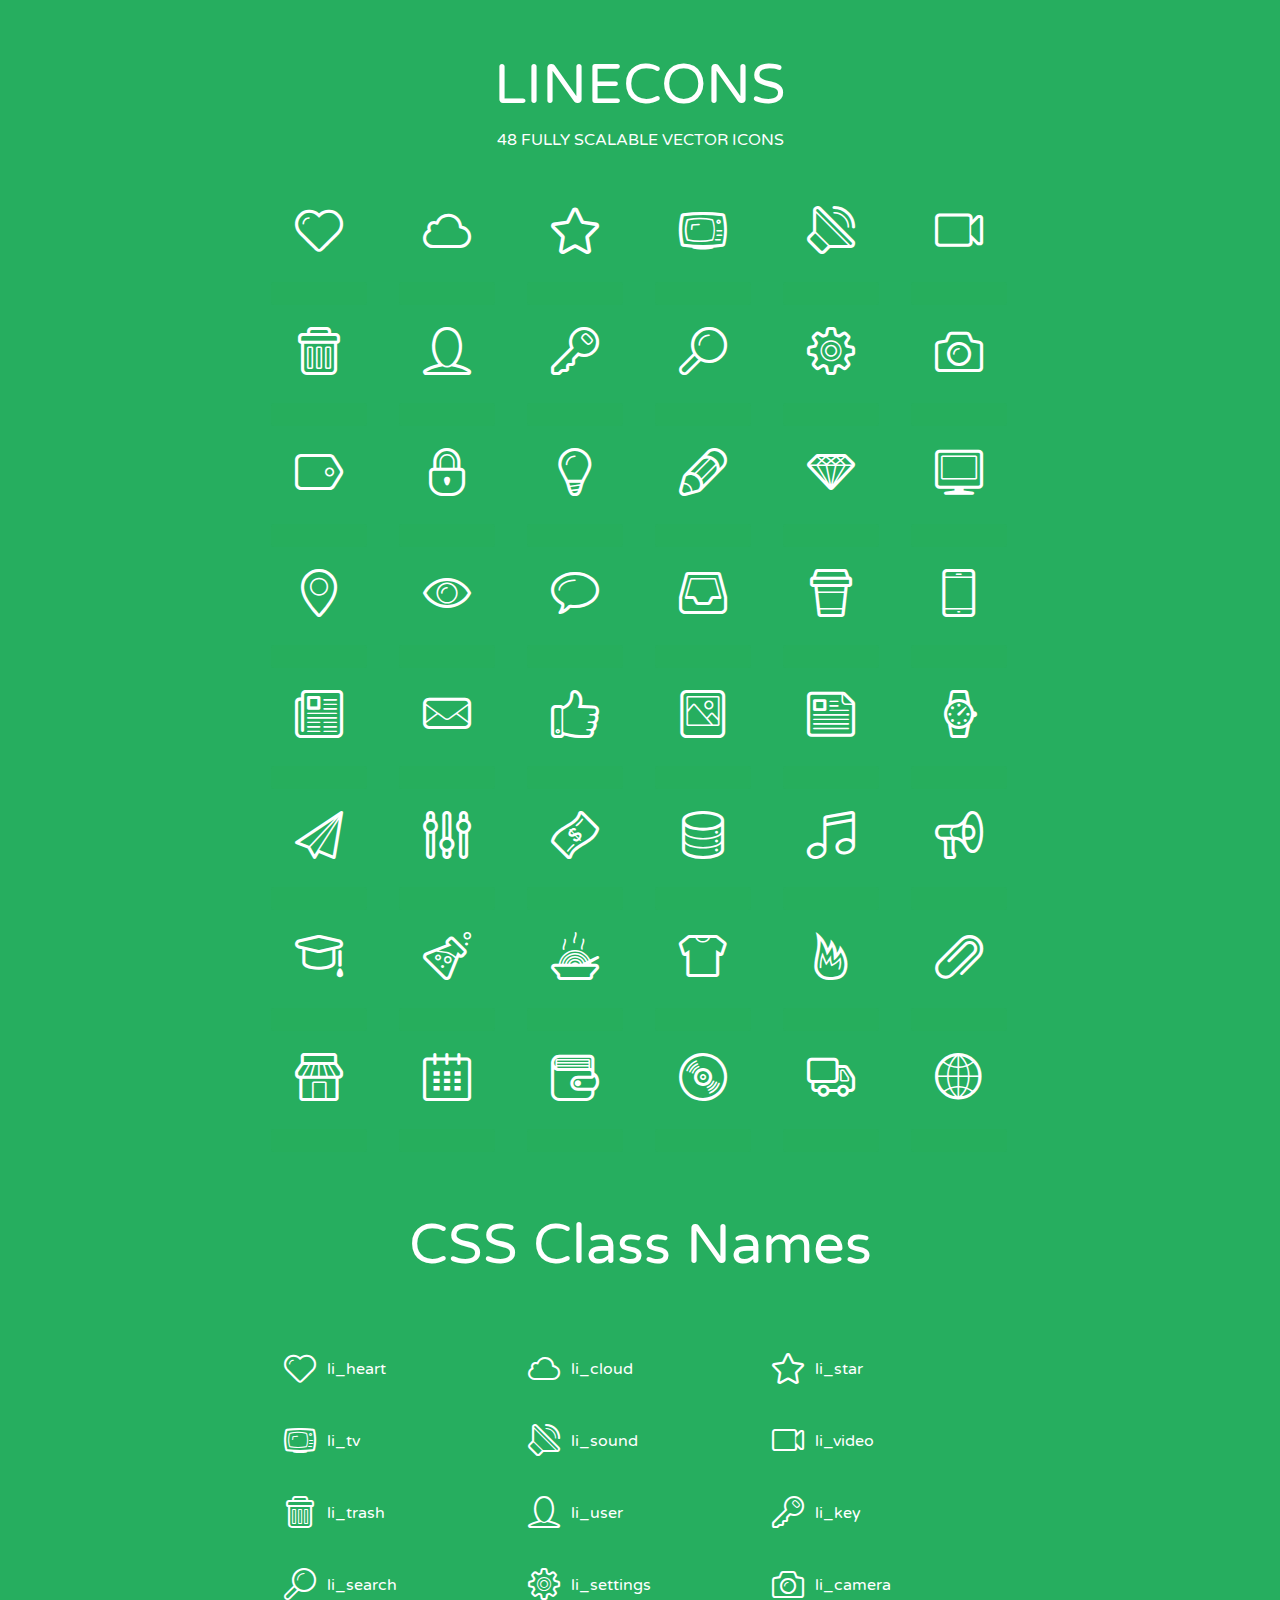
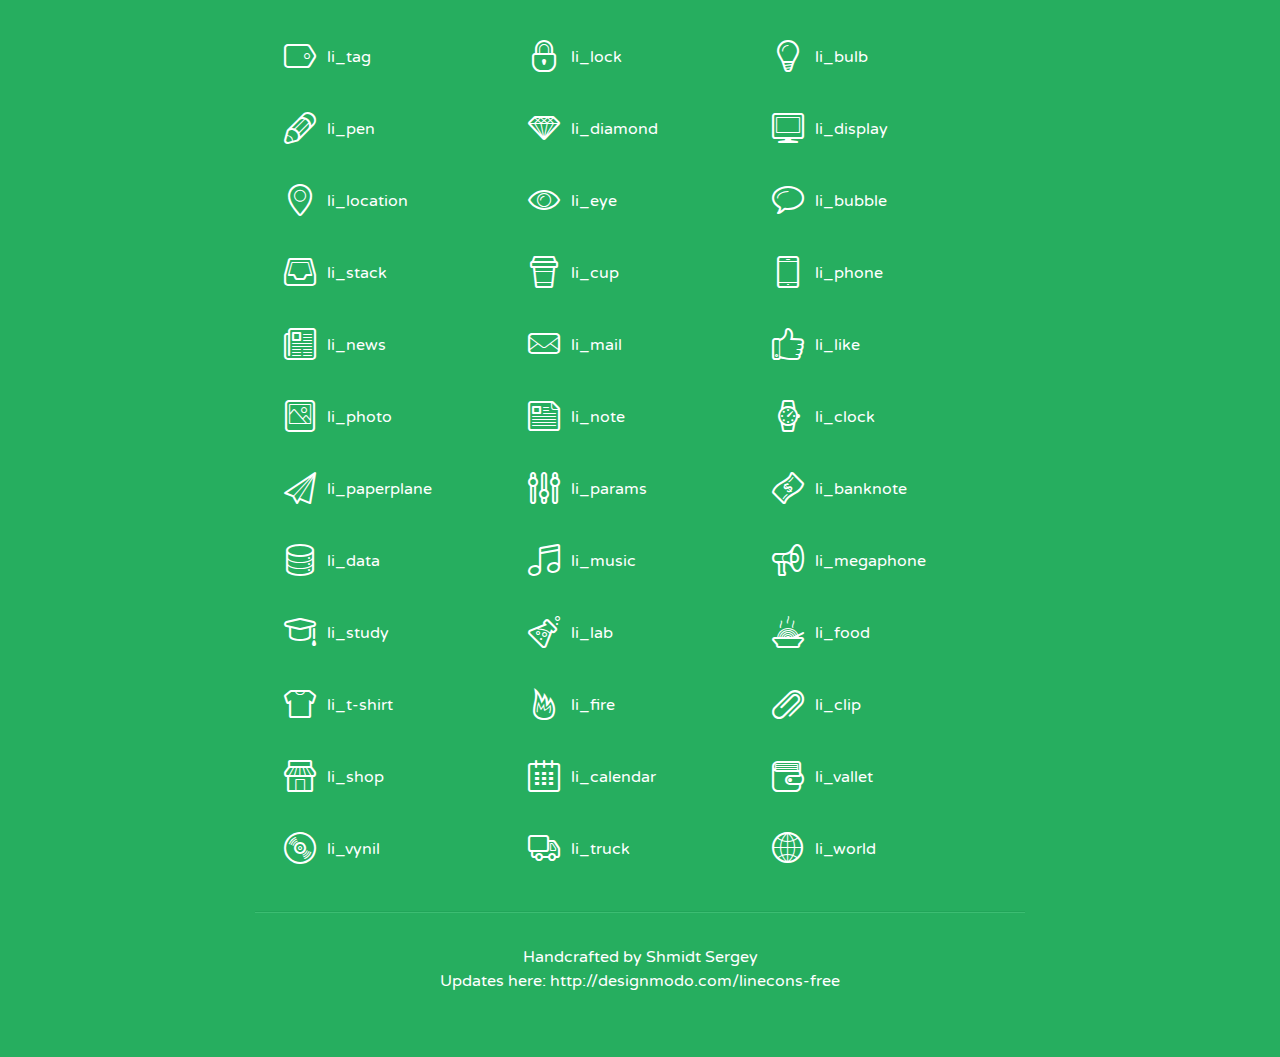
<file: login/admin/assets/lineicons/index.html>
<!doctype html>
<html>
<head>
<title>LINECONS - 48 Fully Scalable Vector Icons</title>
<link rel="stylesheet" href="style.css" />
<link href='http://fonts.googleapis.com/css?family=Varela+Round' rel='stylesheet' type='text/css'>
<!--[if lte IE 7]><script src="lte-ie7.js"></script><![endif]-->

<!-- 

Thanks http://icomoon.io/app/ for amazing service!

-->


<style>
	section, header, footer {display: block;}
	body {
		font-family: 'Varela Round', sans-serif;
		color: #333333;
		line-height: 1.5;
		font-size: 16px;
		background:#26ae5f;
		color:white;
		-moz-text-shadow: 0 1px 1px rgba(0, 0, 0, 0.21);
		-webkit-text-shadow: 0 1px 1px rgba(0, 0, 0, 0.21);
	}
	* {
		-moz-box-sizing: border-box;
		-webkit-box-sizing: border-box;
		box-sizing: border-box;
		margin: 0;
		padding: 0;
	}
	.glyph {
		float: left;
		text-align: center;
		padding: .5em;
		margin: 0 .5em;
		width: 7em;
		border-radius: .375em;
		top:0;
		position:relative;
		-webkit-transition:0.2s ease-in;
		-o-transition:0.2s ease-in;
		-moz-transition:0.2s ease-in;
		-ie-transition:0.2s ease-in;
		transition:0.2s ease-in;
	}
	.glyph input {
		width: 100%;
		text-align: center;
		font-family: consolas, monospace;
		border-radius:3px;
		border:none;
		padding:4px;
		background:#26AE5C;
		color:#26AE5C;
		-webkit-transition:0.2s ease-in;
		-o-transition:0.2s ease-in;
		-moz-transition:0.2s ease-in;
		-ie-transition:0.2s ease-in;
		transition:0.2s ease-in;
	}
	.glyph:hover input {
		background:#26ae5f;
		padding:4px;
		color:#ffffff;
	}
	.glyph:hover {
		-webkit-transition: all 0.5s ease-out;
		background:#222821;
		color:#fff;
		text-shadow: none;
		-moz-text-shadow: none;
		-webkit-text-shadow: none;
		top:-5px;
		position:relative;
	}
	.glyph input, .mtm {
		margin-top: .75em;
	}
	.w-main {
		width: 770px;
		text-align:center;
	}
	.centered {
		margin-left: auto;
		margin-right: auto;
	}
	.fs1 {
		font-size: 3em;
	}
	header {
		margin: 2em 0;
		padding-bottom: .5em;
	}
	header h1 {
		font-size: 3.5em;
		font-weight: normal;
	}
	.clearfix:before, .clearfix:after { content: ""; display: table; }
	.clearfix:after, .clear { clear: both; }
	footer {
		margin: 2em 0;
		padding: 2em 0;
		border-top: 1px solid rgb(60, 189, 114);
		box-shadow: 0 -1px rgb(33, 165, 89);
	}
	a, a:visited {
		color: #ffffff; text-decoration:none;
	}
	a:hover, a:focus {color: #222821; text-decoration:none;}
	.box1 {
		display: inline-block;
		width: 14em;
		padding: .25em .5em;
		margin: .5em 1em .5em 0;
		text-align:left;
		
	}
	.box1 span { 
		font-size:2em;
		position: relative;
		top: 0.25em;
		margin-right: 0.1em;
	}
</style>
</head>
<body>
	<div class="w-main centered">
	<section class="mtm clearfix" id="glyphs">
	<header>
		<h1>LINECONS</h1>
		<p>48 FULLY SCALABLE VECTOR ICONS</p>
	</header>
	<div class="glyph">
		<div class="fs1" aria-hidden="true" data-icon="&#xe000;"></div>
		<input type="text" readonly="readonly" value="&amp;#xe000;" />
	</div>
	<div class="glyph">
		<div class="fs1" aria-hidden="true" data-icon="&#xe001;"></div>
		<input type="text" readonly="readonly" value="&amp;#xe001;" />
	</div>
	<div class="glyph">
		<div class="fs1" aria-hidden="true" data-icon="&#xe002;"></div>
		<input type="text" readonly="readonly" value="&amp;#xe002;" />
	</div>
	<div class="glyph">
		<div class="fs1" aria-hidden="true" data-icon="&#xe003;"></div>
		<input type="text" readonly="readonly" value="&amp;#xe003;" />
	</div>
	<div class="glyph">
		<div class="fs1" aria-hidden="true" data-icon="&#xe004;"></div>
		<input type="text" readonly="readonly" value="&amp;#xe004;" />
	</div>
	<div class="glyph">
		<div class="fs1" aria-hidden="true" data-icon="&#xe005;"></div>
		<input type="text" readonly="readonly" value="&amp;#xe005;" />
	</div>
	<div class="glyph">
		<div class="fs1" aria-hidden="true" data-icon="&#xe006;"></div>
		<input type="text" readonly="readonly" value="&amp;#xe006;" />
	</div>
	<div class="glyph">
		<div class="fs1" aria-hidden="true" data-icon="&#xe007;"></div>
		<input type="text" readonly="readonly" value="&amp;#xe007;" />
	</div>
	<div class="glyph">
		<div class="fs1" aria-hidden="true" data-icon="&#xe008;"></div>
		<input type="text" readonly="readonly" value="&amp;#xe008;" />
	</div>
	<div class="glyph">
		<div class="fs1" aria-hidden="true" data-icon="&#xe009;"></div>
		<input type="text" readonly="readonly" value="&amp;#xe009;" />
	</div>
	<div class="glyph">
		<div class="fs1" aria-hidden="true" data-icon="&#xe00a;"></div>
		<input type="text" readonly="readonly" value="&amp;#xe00a;" />
	</div>
	<div class="glyph">
		<div class="fs1" aria-hidden="true" data-icon="&#xe00b;"></div>
		<input type="text" readonly="readonly" value="&amp;#xe00b;" />
	</div>
	<div class="glyph">
		<div class="fs1" aria-hidden="true" data-icon="&#xe00c;"></div>
		<input type="text" readonly="readonly" value="&amp;#xe00c;" />
	</div>
	<div class="glyph">
		<div class="fs1" aria-hidden="true" data-icon="&#xe00d;"></div>
		<input type="text" readonly="readonly" value="&amp;#xe00d;" />
	</div>
	<div class="glyph">
		<div class="fs1" aria-hidden="true" data-icon="&#xe00e;"></div>
		<input type="text" readonly="readonly" value="&amp;#xe00e;" />
	</div>
	<div class="glyph">
		<div class="fs1" aria-hidden="true" data-icon="&#xe00f;"></div>
		<input type="text" readonly="readonly" value="&amp;#xe00f;" />
	</div>
	<div class="glyph">
		<div class="fs1" aria-hidden="true" data-icon="&#xe010;"></div>
		<input type="text" readonly="readonly" value="&amp;#xe010;" />
	</div>
	<div class="glyph">
		<div class="fs1" aria-hidden="true" data-icon="&#xe011;"></div>
		<input type="text" readonly="readonly" value="&amp;#xe011;" />
	</div>
	<div class="glyph">
		<div class="fs1" aria-hidden="true" data-icon="&#xe012;"></div>
		<input type="text" readonly="readonly" value="&amp;#xe012;" />
	</div>
	<div class="glyph">
		<div class="fs1" aria-hidden="true" data-icon="&#xe013;"></div>
		<input type="text" readonly="readonly" value="&amp;#xe013;" />
	</div>
	<div class="glyph">
		<div class="fs1" aria-hidden="true" data-icon="&#xe014;"></div>
		<input type="text" readonly="readonly" value="&amp;#xe014;" />
	</div>
	<div class="glyph">
		<div class="fs1" aria-hidden="true" data-icon="&#xe015;"></div>
		<input type="text" readonly="readonly" value="&amp;#xe015;" />
	</div>
	<div class="glyph">
		<div class="fs1" aria-hidden="true" data-icon="&#xe016;"></div>
		<input type="text" readonly="readonly" value="&amp;#xe016;" />
	</div>
	<div class="glyph">
		<div class="fs1" aria-hidden="true" data-icon="&#xe017;"></div>
		<input type="text" readonly="readonly" value="&amp;#xe017;" />
	</div>
	<div class="glyph">
		<div class="fs1" aria-hidden="true" data-icon="&#xe018;"></div>
		<input type="text" readonly="readonly" value="&amp;#xe018;" />
	</div>
	<div class="glyph">
		<div class="fs1" aria-hidden="true" data-icon="&#xe019;"></div>
		<input type="text" readonly="readonly" value="&amp;#xe019;" />
	</div>
	<div class="glyph">
		<div class="fs1" aria-hidden="true" data-icon="&#xe01a;"></div>
		<input type="text" readonly="readonly" value="&amp;#xe01a;" />
	</div>
	<div class="glyph">
		<div class="fs1" aria-hidden="true" data-icon="&#xe01b;"></div>
		<input type="text" readonly="readonly" value="&amp;#xe01b;" />
	</div>
	<div class="glyph">
		<div class="fs1" aria-hidden="true" data-icon="&#xe01c;"></div>
		<input type="text" readonly="readonly" value="&amp;#xe01c;" />
	</div>
	<div class="glyph">
		<div class="fs1" aria-hidden="true" data-icon="&#xe01d;"></div>
		<input type="text" readonly="readonly" value="&amp;#xe01d;" />
	</div>
	<div class="glyph">
		<div class="fs1" aria-hidden="true" data-icon="&#xe01e;"></div>
		<input type="text" readonly="readonly" value="&amp;#xe01e;" />
	</div>
	<div class="glyph">
		<div class="fs1" aria-hidden="true" data-icon="&#xe01f;"></div>
		<input type="text" readonly="readonly" value="&amp;#xe01f;" />
	</div>
	<div class="glyph">
		<div class="fs1" aria-hidden="true" data-icon="&#xe020;"></div>
		<input type="text" readonly="readonly" value="&amp;#xe020;" />
	</div>
	<div class="glyph">
		<div class="fs1" aria-hidden="true" data-icon="&#xe021;"></div>
		<input type="text" readonly="readonly" value="&amp;#xe021;" />
	</div>
	<div class="glyph">
		<div class="fs1" aria-hidden="true" data-icon="&#xe022;"></div>
		<input type="text" readonly="readonly" value="&amp;#xe022;" />
	</div>
	<div class="glyph">
		<div class="fs1" aria-hidden="true" data-icon="&#xe023;"></div>
		<input type="text" readonly="readonly" value="&amp;#xe023;" />
	</div>
	<div class="glyph">
		<div class="fs1" aria-hidden="true" data-icon="&#xe024;"></div>
		<input type="text" readonly="readonly" value="&amp;#xe024;" />
	</div>
	<div class="glyph">
		<div class="fs1" aria-hidden="true" data-icon="&#xe025;"></div>
		<input type="text" readonly="readonly" value="&amp;#xe025;" />
	</div>
	<div class="glyph">
		<div class="fs1" aria-hidden="true" data-icon="&#xe026;"></div>
		<input type="text" readonly="readonly" value="&amp;#xe026;" />
	</div>
	<div class="glyph">
		<div class="fs1" aria-hidden="true" data-icon="&#xe027;"></div>
		<input type="text" readonly="readonly" value="&amp;#xe027;" />
	</div>
	<div class="glyph">
		<div class="fs1" aria-hidden="true" data-icon="&#xe028;"></div>
		<input type="text" readonly="readonly" value="&amp;#xe028;" />
	</div>
	<div class="glyph">
		<div class="fs1" aria-hidden="true" data-icon="&#xe029;"></div>
		<input type="text" readonly="readonly" value="&amp;#xe029;" />
	</div>
	<div class="glyph">
		<div class="fs1" aria-hidden="true" data-icon="&#xe02a;"></div>
		<input type="text" readonly="readonly" value="&amp;#xe02a;" />
	</div>
	<div class="glyph">
		<div class="fs1" aria-hidden="true" data-icon="&#xe02b;"></div>
		<input type="text" readonly="readonly" value="&amp;#xe02b;" />
	</div>
	<div class="glyph">
		<div class="fs1" aria-hidden="true" data-icon="&#xe02c;"></div>
		<input type="text" readonly="readonly" value="&amp;#xe02c;" />
	</div>
	<div class="glyph">
		<div class="fs1" aria-hidden="true" data-icon="&#xe02d;"></div>
		<input type="text" readonly="readonly" value="&amp;#xe02d;" />
	</div>
	<div class="glyph">
		<div class="fs1" aria-hidden="true" data-icon="&#xe02e;"></div>
		<input type="text" readonly="readonly" value="&amp;#xe02e;" />
	</div>
	<div class="glyph">
		<div class="fs1" aria-hidden="true" data-icon="&#xe02f;"></div>
		<input type="text" readonly="readonly" value="&amp;#xe02f;" />
	</div>
	</section>
	<div class="clear"></div>
	<section class="mtm clearfix" id="glyphs">
	<header>
		<h1>CSS Class Names</h1>
	</header>
	<span class="box1">
		<span aria-hidden="true" class="li_heart"></span>
		&nbsp;li_heart
	</span>
	<span class="box1">
		<span aria-hidden="true" class="li_cloud"></span>
		&nbsp;li_cloud
	</span>
	<span class="box1">
		<span aria-hidden="true" class="li_star"></span>
		&nbsp;li_star
	</span>
	<span class="box1">
		<span aria-hidden="true" class="li_tv"></span>
		&nbsp;li_tv
	</span>
	<span class="box1">
		<span aria-hidden="true" class="li_sound"></span>
		&nbsp;li_sound
	</span>
	<span class="box1">
		<span aria-hidden="true" class="li_video"></span>
		&nbsp;li_video
	</span>
	<span class="box1">
		<span aria-hidden="true" class="li_trash"></span>
		&nbsp;li_trash
	</span>
	<span class="box1">
		<span aria-hidden="true" class="li_user"></span>
		&nbsp;li_user
	</span>
	<span class="box1">
		<span aria-hidden="true" class="li_key"></span>
		&nbsp;li_key
	</span>
	<span class="box1">
		<span aria-hidden="true" class="li_search"></span>
		&nbsp;li_search
	</span>
	<span class="box1">
		<span aria-hidden="true" class="li_settings"></span>
		&nbsp;li_settings
	</span>
	<span class="box1">
		<span aria-hidden="true" class="li_camera"></span>
		&nbsp;li_camera
	</span>
	<span class="box1">
		<span aria-hidden="true" class="li_tag"></span>
		&nbsp;li_tag
	</span>
	<span class="box1">
		<span aria-hidden="true" class="li_lock"></span>
		&nbsp;li_lock
	</span>
	<span class="box1">
		<span aria-hidden="true" class="li_bulb"></span>
		&nbsp;li_bulb
	</span>
	<span class="box1">
		<span aria-hidden="true" class="li_pen"></span>
		&nbsp;li_pen
	</span>
	<span class="box1">
		<span aria-hidden="true" class="li_diamond"></span>
		&nbsp;li_diamond
	</span>
	<span class="box1">
		<span aria-hidden="true" class="li_display"></span>
		&nbsp;li_display
	</span>
	<span class="box1">
		<span aria-hidden="true" class="li_location"></span>
		&nbsp;li_location
	</span>
	<span class="box1">
		<span aria-hidden="true" class="li_eye"></span>
		&nbsp;li_eye
	</span>
	<span class="box1">
		<span aria-hidden="true" class="li_bubble"></span>
		&nbsp;li_bubble
	</span>
	<span class="box1">
		<span aria-hidden="true" class="li_stack"></span>
		&nbsp;li_stack
	</span>
	<span class="box1">
		<span aria-hidden="true" class="li_cup"></span>
		&nbsp;li_cup
	</span>
	<span class="box1">
		<span aria-hidden="true" class="li_phone"></span>
		&nbsp;li_phone
	</span>
	<span class="box1">
		<span aria-hidden="true" class="li_news"></span>
		&nbsp;li_news
	</span>
	<span class="box1">
		<span aria-hidden="true" class="li_mail"></span>
		&nbsp;li_mail
	</span>
	<span class="box1">
		<span aria-hidden="true" class="li_like"></span>
		&nbsp;li_like
	</span>
	<span class="box1">
		<span aria-hidden="true" class="li_photo"></span>
		&nbsp;li_photo
	</span>
	<span class="box1">
		<span aria-hidden="true" class="li_note"></span>
		&nbsp;li_note
	</span>
	<span class="box1">
		<span aria-hidden="true" class="li_clock"></span>
		&nbsp;li_clock
	</span>
	<span class="box1">
		<span aria-hidden="true" class="li_paperplane"></span>
		&nbsp;li_paperplane
	</span>
	<span class="box1">
		<span aria-hidden="true" class="li_params"></span>
		&nbsp;li_params
	</span>
	<span class="box1">
		<span aria-hidden="true" class="li_banknote"></span>
		&nbsp;li_banknote
	</span>
	<span class="box1">
		<span aria-hidden="true" class="li_data"></span>
		&nbsp;li_data
	</span>
	<span class="box1">
		<span aria-hidden="true" class="li_music"></span>
		&nbsp;li_music
	</span>
	<span class="box1">
		<span aria-hidden="true" class="li_megaphone"></span>
		&nbsp;li_megaphone
	</span>
	<span class="box1">
		<span aria-hidden="true" class="li_study"></span>
		&nbsp;li_study
	</span>
	<span class="box1">
		<span aria-hidden="true" class="li_lab"></span>
		&nbsp;li_lab
	</span>
	<span class="box1">
		<span aria-hidden="true" class="li_food"></span>
		&nbsp;li_food
	</span>
	<span class="box1">
		<span aria-hidden="true" class="li_t-shirt"></span>
		&nbsp;li_t-shirt
	</span>
	<span class="box1">
		<span aria-hidden="true" class="li_fire"></span>
		&nbsp;li_fire
	</span>
	<span class="box1">
		<span aria-hidden="true" class="li_clip"></span>
		&nbsp;li_clip
	</span>
	<span class="box1">
		<span aria-hidden="true" class="li_shop"></span>
		&nbsp;li_shop
	</span>
	<span class="box1">
		<span aria-hidden="true" class="li_calendar"></span>
		&nbsp;li_calendar
	</span>
	<span class="box1">
		<span aria-hidden="true" class="li_vallet"></span>
		&nbsp;li_vallet
	</span>
	<span class="box1">
		<span aria-hidden="true" class="li_vynil"></span>
		&nbsp;li_vynil
	</span>
	<span class="box1">
		<span aria-hidden="true" class="li_truck"></span>
		&nbsp;li_truck
	</span>
	<span class="box1">
		<span aria-hidden="true" class="li_world"></span>
		&nbsp;li_world
	</span>
	</section>
	<footer>
		<p>Handcrafted by <a href="http://shmidt.in">Shmidt Sergey</a></p>
		<p>Updates here: <a href="http://designmodo.com/linecons-free">http://designmodo.com/linecons-free</a></p>
	</footer>
	</div>
	<script>
	document.getElementById("glyphs").addEventListener("click", function(e) {
		var target = e.target;
		if (target.tagName === "INPUT") {
			target.select();
		}
	});
	</script>
</body>
</html>
</file>
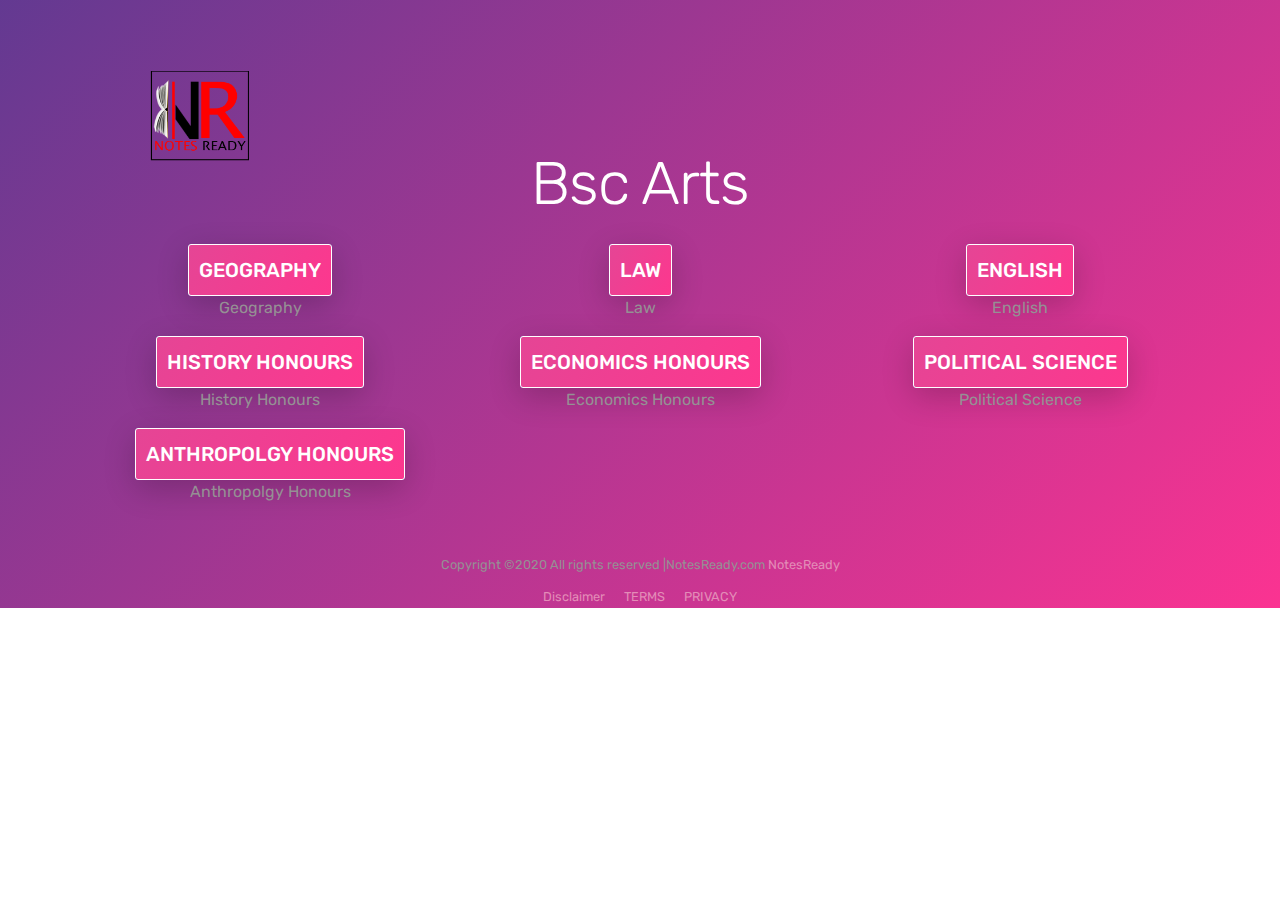
<file: Arts.html>
<!doctype html>
<html lang="en">

<head>
    <title>MobApp - App Landing Page Template</title>
    <!-- Required meta tags -->
    <meta charset="utf-8">
    <meta name="viewport" content="width=device-width, initial-scale=1, shrink-to-fit=no">
    <meta name="description" content="Mobland - Mobile App Landing Page Template">
    <meta name="keywords" content="HTML5, bootstrap, mobile, app, landing, ios, android, responsive">

    <!-- Font -->
    <link rel="dns-prefetch" href="//fonts.googleapis.com">
    <link href="https://fonts.googleapis.com/css?family=Rubik:300,400,500" rel="stylesheet">

    <!-- Bootstrap CSS -->
    <link rel="stylesheet" href="css/bootstrap.min.css">
    <!-- Themify Icons -->
    <link rel="stylesheet" href="css/themify-icons.css">
    <!-- Owl carousel -->
    <link rel="stylesheet" href="css/owl.carousel.min.css">
    <!-- Main css -->
    <link href="css/style.css" rel="stylesheet">
</head>

<body data-spy="scroll" data-target="#navbar" data-offset="30">

    <!-- Nav Menu -->

    <div class="nav-menu fixed-top">
        <div class="container">
            <div class="row">
                <div class="col-md-12">
                    <nav class="navbar navbar-dark navbar-expand-lg">
                        <a class="navbar-brand" href="index.php"><img src="images/logo.png" class="img-fluid" alt="logo" width="200px"></a> <button class="navbar-toggler" type="button" data-toggle="collapse" data-target="#navbar" aria-controls="navbar" aria-expanded="false" aria-label="Toggle navigation"> <span class="navbar-toggler-icon"></span> </button>
                        <!-- <div class="collapse navbar-collapse" id="navbar">
                            <ul class="navbar-nav ml-auto">
                                <li class="nav-item"> <a class="nav-link active" href="#home">HOME <span class="sr-only">(current)</span></a> </li>
                                <li class="nav-item"> <a class="nav-link" href="#features">FEATURES</a> </li>
                                <li class="nav-item"> <a class="nav-link" href="#gallery">ABOUT</a> </li>
                                <li class="nav-item"> <a class="nav-link" href="#">COURSE</a> </li>
                                <li class="nav-item"> <a class="nav-link" href="#contact">CONTACT</a> </li>
                                <li class="nav-item"> <a class="nav-link" href="login/index.php">SIGNUP</a> </li>
                                <li class="nav-item"> <a class="nav-link" href="login/index.php">LOGIN</a> </li>
                                <li class="nav-item"> <a class="nav-link" href="login/welcome.php">PROFILE</a> </li>
                                
                            </ul> -->
                        </div>
                    </nav>
                </div>
            </div>
        </div>
    </div>


    <header class="bg-gradient" id="home">
        <div class="container mt-5">
            <section class="feature-area">
                	<h1> Bsc Arts</h1>
	<div class="feature-inner row">
		<div class="col-lg-4 col-md-6">
					<div class="feature-item">
						
						<!-- <h4><input type="button" value="Zoology" onclick="window.location='zoology.html'" style="
                            padding: 10px;font-size: 20px;border: 1px solid;color: rgb(0, 0, 0);"></h4> -->

                            <input type="submit" class="btn1 btn btn-primary"  value="Geography" onblur="check_if_exists()" onclick="window.location='downloadapp.html'" style="
padding: 10px;font-size: 20px;border: 1px solid;color: white;">
						<div class="wow fadeIn" data-wow-duration="1s" data-wow-delay=".1s">
							<p>
								Geography
							</p>
						</div>
					</div>
		</div>
		<div class="col-lg-4 col-md-6">
					<div class="feature-item">
						
						<!-- <h4><input type="button" value="Math" onclick="window.location='math.html'" style="
                            padding: 10px;font-size: 20px;border: 1px solid;color: rgb(0, 0, 0);"></h4> -->

                            <input type="submit" class="btn1 btn btn-primary"  value="Law" onblur="check_if_exists()" onclick="window.location='downloadapp.html'" style="
padding: 10px;font-size: 20px;border: 1px solid;color: white;">
						<div class="wow fadeIn" data-wow-duration="1s" data-wow-delay=".1s">
							<p>
								Law
							</p>
						</div>
					</div>
		</div>
		<div class="col-lg-4 col-md-6">
					<div class="feature-item">
						
						<!-- <h4><input type="button" value="Botany" onclick="window.location='Botany.html'" style="
                            padding: 10px;font-size: 20px;border: 1px solid;color: rgb(0, 0, 0);"></h4> -->
                            <input type="submit" class="btn1 btn btn-primary"  value="English" onblur="check_if_exists()" onclick="window.location='downloadapp.html'" style="
padding: 10px;font-size: 20px;border: 1px solid;color: white;">
						<div class="wow fadeIn" data-wow-duration="1s" data-wow-delay=".1s">
							<p>
								English
							</p>
						</div>
					</div>
		</div>
		<div class="col-lg-4 col-md-6">
					<div class="feature-item">
						
						<!-- <h4><input type="button" value="Chemistry" onclick="window.location='Chemistry.html'" style="
                            padding: 10px;font-size: 20px;border: 1px solid;color: rgb(0, 0, 0);"></h4> -->
                            <input type="submit" class="btn1 btn btn-primary"  value="History Honours" onblur="check_if_exists()" onclick="window.location='downloadapp.html'" style="
padding: 10px;font-size: 20px;border: 1px solid;color: white;">
						<div class="wow fadeIn" data-wow-duration="1s" data-wow-delay=".1s">
							<p>
								History Honours
							</p>
						</div>
					</div>
		</div>
		<div class="col-lg-4 col-md-6">
					<div class="feature-item">
						
						<!-- <h4><input type="button" value="Information Technology" onclick="window.location='Information_Technology.html'" style="
                            padding: 10px;font-size: 20px;border: 1px solid;color: rgb(0, 0, 0);"></h4> -->

                            <input type="submit" class="btn1 btn btn-primary"  value="Economics Honours" onblur="check_if_exists()" onclick="window.location='downloadapp.html'" style="
padding: 10px;font-size: 20px;border: 1px solid;color: white;">
						<div class="wow fadeIn" data-wow-duration="1s" data-wow-delay=".1s">
							<p>
								Economics Honours
							</p>
						</div>
					</div>
		</div>
		<div class="col-lg-4 col-md-6">
					<div class="feature-item">
						
						<!-- <h4><input type="button" value="Computer Science" onclick="window.location='Computer_Science.html'" style="
                            padding: 10px;font-size: 20px;border: 1px solid;color: rgb(0, 0, 0);"></h4> -->

                            <input type="submit" class="btn1 btn btn-primary"  value="Political Science" onblur="check_if_exists()" onclick="window.location='downloadapp.html'" style="
padding: 10px;font-size: 20px;border: 1px solid;color: white;">
						<div class="wow fadeIn" data-wow-duration="1s" data-wow-delay=".1s">
							<p>
								Political Science
							</p>
						</div>
					</div>
		</div>


	</div>
    <div class="col-lg-4 col-md-6">
                    <div class="feature-item">
                        
                        <!-- <h4><input type="button" value="Chemistry" onclick="window.location='Chemistry.html'" style="
                            padding: 10px;font-size: 20px;border: 1px solid;color: rgb(0, 0, 0);"></h4> -->
                            <input type="submit" class="btn1 btn btn-primary"  value="Anthropolgy Honours" onblur="check_if_exists()" onclick="window.location='downloadapp.html'" style="
padding: 10px;font-size: 20px;border: 1px solid;color: white;">
                        <div class="wow fadeIn" data-wow-duration="1s" data-wow-delay=".1s">
                            <p>
                                Anthropolgy Honours
                            </p>
                        </div>
                    </div>
        </div>
            </section>
       



    

    <!-- // end .section -->
    <footer class="my-5 text-center">
        <!-- Copyright removal is not prohibited! -->
        <p class="mb-2"><small>Copyright ©2020 All rights reserved |NotesReady.com <a href="https://notesready.com">NotesReady</a></small></p>

        <small>
            <a href="Disclaimer.html" class="m-2">Disclaimer</a>
            <a href="Terms.html" class="m-2">TERMS</a>
            <a href="Privacy.html" class="m-2">PRIVACY</a>
        </small>
    </footer>

    <!-- jQuery and Bootstrap -->
    <script src="js/jquery-3.2.1.min.js"></script>
    <script src="js/bootstrap.bundle.min.js"></script>
    <!-- Plugins JS -->
    <script src="js/owl.carousel.min.js"></script>
    <!-- Custom JS -->
    <script src="js/script.js"></script>

</body>

</html>
</file>
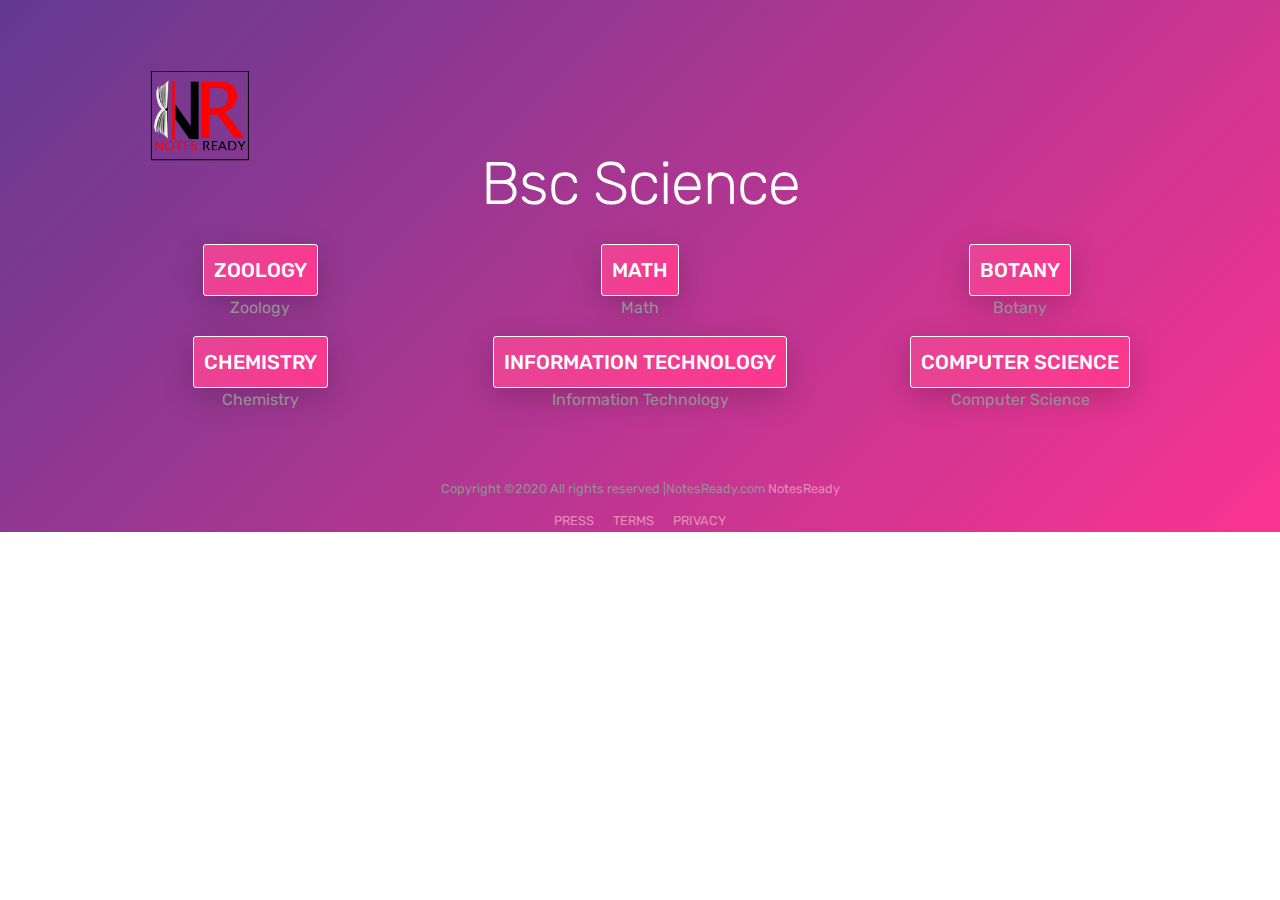
<file: Bsc Science.html>
<!doctype html>
<html lang="en">

<head>
    <title>MobApp - App Landing Page Template</title>
    <!-- Required meta tags -->
    <meta charset="utf-8">
    <meta name="viewport" content="width=device-width, initial-scale=1, shrink-to-fit=no">
    <meta name="description" content="Mobland - Mobile App Landing Page Template">
    <meta name="keywords" content="HTML5, bootstrap, mobile, app, landing, ios, android, responsive">

    <!-- Font -->
    <link rel="dns-prefetch" href="//fonts.googleapis.com">
    <link href="https://fonts.googleapis.com/css?family=Rubik:300,400,500" rel="stylesheet">

    <!-- Bootstrap CSS -->
    <link rel="stylesheet" href="css/bootstrap.min.css">
    <!-- Themify Icons -->
    <link rel="stylesheet" href="css/themify-icons.css">
    <!-- Owl carousel -->
    <link rel="stylesheet" href="css/owl.carousel.min.css">
    <!-- Main css -->
    <link href="css/style.css" rel="stylesheet">
</head>

<body data-spy="scroll" data-target="#navbar" data-offset="30">

    <!-- Nav Menu -->

    <div class="nav-menu fixed-top">
        <div class="container">
            <div class="row">
                <div class="col-md-12">
                    <nav class="navbar navbar-dark navbar-expand-lg">
                        <a class="navbar-brand" href="index.html"><img src="images/logo.png" class="img-fluid" alt="logo" width="200px"></a> <button class="navbar-toggler" type="button" data-toggle="collapse" data-target="#navbar" aria-controls="navbar" aria-expanded="false" aria-label="Toggle navigation"> <span class="navbar-toggler-icon"></span> </button>
                        <!-- <div class="collapse navbar-collapse" id="navbar">
                            <ul class="navbar-nav ml-auto">
                                <li class="nav-item"> <a class="nav-link active" href="#home">HOME <span class="sr-only">(current)</span></a> </li>
                                <li class="nav-item"> <a class="nav-link" href="#features">FEATURES</a> </li>
                                <li class="nav-item"> <a class="nav-link" href="#gallery">ABOUT</a> </li>
                                <li class="nav-item"> <a class="nav-link" href="#">COURSE</a> </li>
                                <li class="nav-item"> <a class="nav-link" href="#contact">CONTACT</a> </li>
                                <li class="nav-item"> <a class="nav-link" href="login/index.php">SIGNUP</a> </li>
                                <li class="nav-item"> <a class="nav-link" href="login/index.php">LOGIN</a> </li>
                                <li class="nav-item"> <a class="nav-link" href="login/welcome.php">PROFILE</a> </li>
                                
                            </ul> -->
                        </div>
                    </nav>
                </div>
            </div>
        </div>
    </div>


    <header class="bg-gradient" id="home">
        <div class="container mt-5">
            <section class="feature-area">
                	<h1> Bsc Science</h1>
	<div class="feature-inner row">
		<div class="col-lg-4 col-md-6">
					<div class="feature-item">
						
						<!-- <h4><input type="button" value="Zoology" onclick="window.location='zoology.html'" style="
                            padding: 10px;font-size: 20px;border: 1px solid;color: rgb(0, 0, 0);"></h4> -->

                            <input type="submit" class="btn1 btn btn-primary"  value="Zoology" onblur="check_if_exists()" onclick="window.location='downloadapp.html'" style="
padding: 10px;font-size: 20px;border: 1px solid;color: white;">
						<div class="wow fadeIn" data-wow-duration="1s" data-wow-delay=".1s">
							<p>
								Zoology
							</p>
						</div>
					</div>
		</div>
		<div class="col-lg-4 col-md-6">
					<div class="feature-item">
						
						<!-- <h4><input type="button" value="Math" onclick="window.location='math.html'" style="
                            padding: 10px;font-size: 20px;border: 1px solid;color: rgb(0, 0, 0);"></h4> -->

                            <input type="submit" class="btn1 btn btn-primary"  value="Math" onblur="check_if_exists()" onclick="window.location='downloadapp.html'" style="
padding: 10px;font-size: 20px;border: 1px solid;color: white;">
						<div class="wow fadeIn" data-wow-duration="1s" data-wow-delay=".1s">
							<p>
								Math
							</p>
						</div>
					</div>
		</div>
		<div class="col-lg-4 col-md-6">
					<div class="feature-item">
						
						<!-- <h4><input type="button" value="Botany" onclick="window.location='Botany.html'" style="
                            padding: 10px;font-size: 20px;border: 1px solid;color: rgb(0, 0, 0);"></h4> -->
                            <input type="submit" class="btn1 btn btn-primary"  value="Botany" onblur="check_if_exists()" onclick="window.location='downloadapp.html'" style="
padding: 10px;font-size: 20px;border: 1px solid;color: white;">
						<div class="wow fadeIn" data-wow-duration="1s" data-wow-delay=".1s">
							<p>
								Botany
							</p>
						</div>
					</div>
		</div>
		<div class="col-lg-4 col-md-6">
					<div class="feature-item">
						
						<!-- <h4><input type="button" value="Chemistry" onclick="window.location='Chemistry.html'" style="
                            padding: 10px;font-size: 20px;border: 1px solid;color: rgb(0, 0, 0);"></h4> -->
                            <input type="submit" class="btn1 btn btn-primary"  value="Chemistry" onblur="check_if_exists()" onclick="window.location='downloadapp.html'" style="
padding: 10px;font-size: 20px;border: 1px solid;color: white;">
						<div class="wow fadeIn" data-wow-duration="1s" data-wow-delay=".1s">
							<p>
								Chemistry
							</p>
						</div>
					</div>
		</div>
		<div class="col-lg-4 col-md-6">
					<div class="feature-item">
						
						<!-- <h4><input type="button" value="Information Technology" onclick="window.location='Information_Technology.html'" style="
                            padding: 10px;font-size: 20px;border: 1px solid;color: rgb(0, 0, 0);"></h4> -->

                            <input type="submit" class="btn1 btn btn-primary"  value="Information Technology" onblur="check_if_exists()" onclick="window.location='downloadapp.html'" style="
padding: 10px;font-size: 20px;border: 1px solid;color: white;">
						<div class="wow fadeIn" data-wow-duration="1s" data-wow-delay=".1s">
							<p>
								Information Technology
							</p>
						</div>
					</div>
		</div>
		<div class="col-lg-4 col-md-6">
					<div class="feature-item">
						
						<!-- <h4><input type="button" value="Computer Science" onclick="window.location='Computer_Science.html'" style="
                            padding: 10px;font-size: 20px;border: 1px solid;color: rgb(0, 0, 0);"></h4> -->

                            <input type="submit" class="btn1 btn btn-primary"  value="Computer Science" onblur="check_if_exists()" onclick="window.location='downloadapp.html'" style="
padding: 10px;font-size: 20px;border: 1px solid;color: white;">
						<div class="wow fadeIn" data-wow-duration="1s" data-wow-delay=".1s">
							<p>
								Computer Science
							</p>
						</div>
					</div>
		</div>


	</div>
            </section>
       



    

    <!-- // end .section -->
    <footer class="my-5 text-center">
        <!-- Copyright removal is not prohibited! -->
        <p class="mb-2"><small>Copyright ©2020 All rights reserved |NotesReady.com <a href="https://notesready.com">NotesReady</a></small></p>

        <small>
            <a href="#" class="m-2">PRESS</a>
            <a href="#" class="m-2">TERMS</a>
            <a href="#" class="m-2">PRIVACY</a>
        </small>
    </footer>

    <!-- jQuery and Bootstrap -->
    <script src="js/jquery-3.2.1.min.js"></script>
    <script src="js/bootstrap.bundle.min.js"></script>
    <!-- Plugins JS -->
    <script src="js/owl.carousel.min.js"></script>
    <!-- Custom JS -->
    <script src="js/script.js"></script>

</body>

</html>
</file>
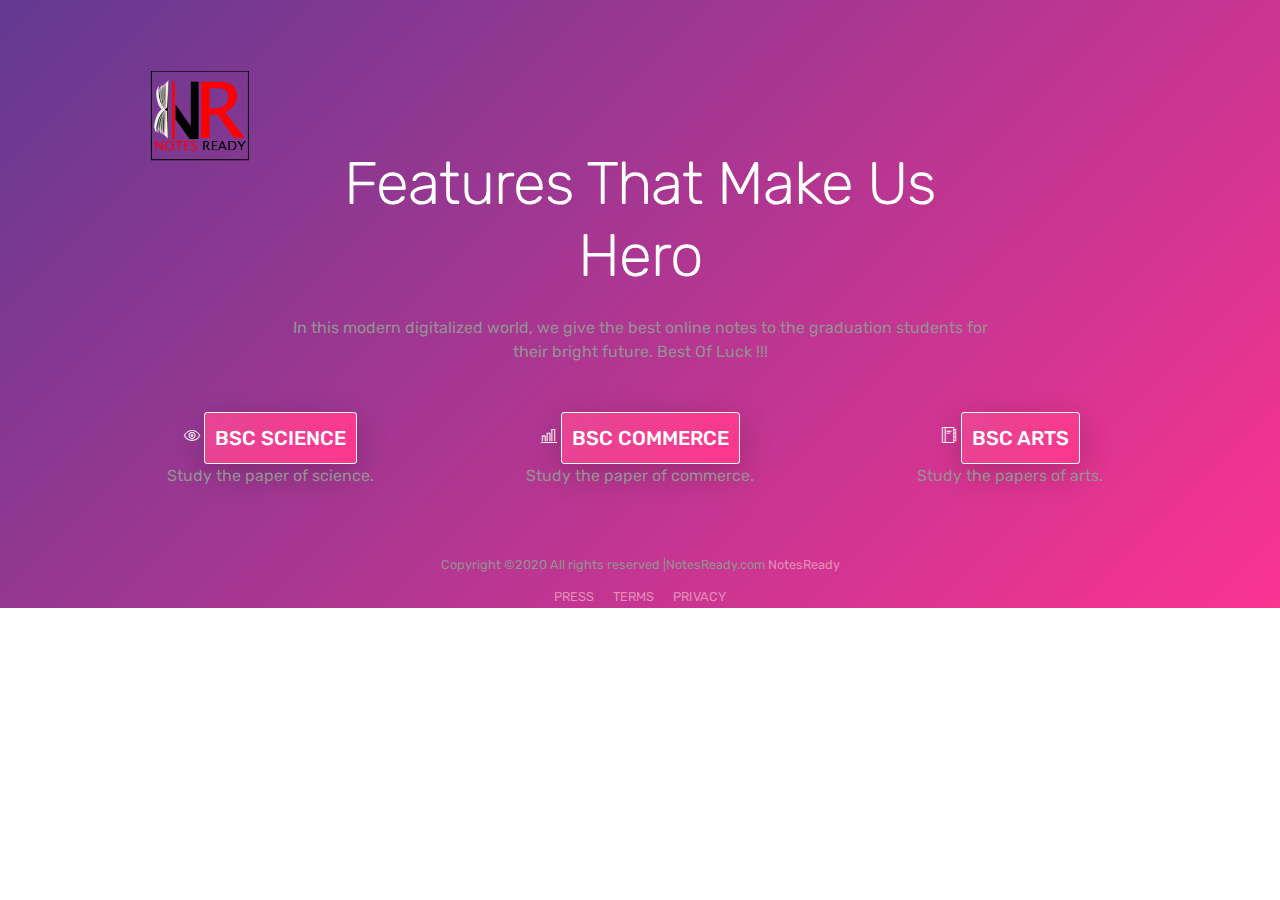
<file: COURSE.html>
<!doctype html>
<html lang="en">

<head>
    <title>MobApp - App Landing Page Template</title>
    <!-- Required meta tags -->
    <meta charset="utf-8">
    <meta name="viewport" content="width=device-width, initial-scale=1, shrink-to-fit=no">
    <meta name="description" content="Mobland - Mobile App Landing Page Template">
    <meta name="keywords" content="HTML5, bootstrap, mobile, app, landing, ios, android, responsive">

    <!-- Font -->
    <link rel="dns-prefetch" href="//fonts.googleapis.com">
    <link href="https://fonts.googleapis.com/css?family=Rubik:300,400,500" rel="stylesheet">

    <!-- Bootstrap CSS -->
    <link rel="stylesheet" href="css/bootstrap.min.css">
    <!-- Themify Icons -->
    <link rel="stylesheet" href="css/themify-icons.css">
    <!-- Owl carousel -->
    <link rel="stylesheet" href="css/owl.carousel.min.css">
    <!-- Main css -->
    <link href="css/style.css" rel="stylesheet">
</head>

<body data-spy="scroll" data-target="#navbar" data-offset="30">

    <!-- Nav Menu -->

    <div class="nav-menu fixed-top">
        <div class="container">
            <div class="row">
                <div class="col-md-12">
                    <nav class="navbar navbar-dark navbar-expand-lg">
                        <a class="navbar-brand" href="index.html"><img src="images/logo.png" class="img-fluid" alt="logo" width="200px"></a> <button class="navbar-toggler" type="button" data-toggle="collapse" data-target="#navbar" aria-controls="navbar" aria-expanded="false" aria-label="Toggle navigation"> <span class="navbar-toggler-icon"></span> </button>
                        <!-- <div class="collapse navbar-collapse" id="navbar">
                            <ul class="navbar-nav ml-auto">
                                <li class="nav-item"> <a class="nav-link active" href="#home">HOME <span class="sr-only">(current)</span></a> </li>
                                <li class="nav-item"> <a class="nav-link" href="#features">FEATURES</a> </li>
                                <li class="nav-item"> <a class="nav-link" href="#gallery">ABOUT</a> </li>
                                <li class="nav-item"> <a class="nav-link" href="#">COURSE</a> </li>
                                <li class="nav-item"> <a class="nav-link" href="#contact">CONTACT</a> </li>
                                <li class="nav-item"> <a class="nav-link" href="login/index.php">SIGNUP</a> </li>
                                <li class="nav-item"> <a class="nav-link" href="login/index.php">LOGIN</a> </li>
                                <li class="nav-item"> <a class="nav-link" href="login/welcome.php">PROFILE</a> </li>
                                
                            </ul> -->
                        </div>
                    </nav>
                </div>
            </div>
        </div>
    </div>


    <header class="bg-gradient" id="home">
        <div class="container mt-5">
            <section class="feature-area">
                <div class="container">
                    <div class="row justify-content-center">
                        <div class="col-lg-8">
                            <div class="section-title text-center">
                                <h1>Features That Make Us Hero</h1>
                                <p>
                                    In this modern digitalized world, we give the best online notes to the graduation students for their bright future. Best Of Luck !!!
                                </p>
                            </div>
                        </div>
                    </div>
                    <div class="feature-inner row">
                        <div class="col-lg-4 col-md-6">
                            <div class="feature-item">
                                <i class="ti-eye"></i>
                                <!-- <h4><input type="button" value="Bsc Science" onclick="window.location='Bsc Science.html'" style="
                                    padding: 10px;font-size: 20px;border: 1px solid;color: rgb(0, 0, 0);"></h4> -->

<input type="submit" class="btn1 btn btn-primary" value="Bsc Science" onblur="check_if_exists()" onclick="window.location='Bsc Science.html'" style="
padding: 10px;font-size: 20px;border: 1px solid;color: white;">
                               
                                <div class="wow fadeIn" data-wow-duration="1s" data-wow-delay=".1s">
                                    <p>
                                        Study the paper of science.
                                    </p>
                                </div>
                            </div>
                        </div>
                        <div class="col-lg-4 col-md-6">
                            <div class="feature-item">
                                <i class="ti-bar-chart"></i>
                                <!-- <h4><input type="button" value="Bsc Commerce" onclick="window.location='Bsc Commerce.html'" style="
                                    padding: 10px;font-size: 20px;border: 1px solid;color: rgb(0, 0, 0);"></h4> -->

                                    <input type="submit" class="btn1 btn btn-primary" onclick="window.location='Bsc Commerce.html'" value="Bsc Commerce" onblur="check_if_exists()" onclick="window.location='Bsc Science.html'" style="
padding: 10px;font-size: 20px;border: 1px solid;color: white;">
                                
                                <div class="wow fadeIn" data-wow-duration="1s" data-wow-delay=".3s">
                                    <p>
                                        Study the paper of commerce.
                                    </p>
                                </div>
                            </div>
                        </div>
                        <div class="col-lg-4 col-md-6">
                            <div class="feature-item">
                                <i class="ti-agenda"></i>
                                <!-- <h4><input type="button" value="Bsc Arts" onclick="window.location='Bsc Arts1.html'" style="
                                    padding: 10px;font-size: 20px;border: 1px solid;color: rgb(0, 0, 0);"></h4> -->

                                    <input type="submit" class="btn1 btn btn-primary" onclick="window.location='Bsc Arts.html'" value="Bsc Arts" onblur="check_if_exists()" onclick="window.location='Bsc Science.html'" style="
padding: 10px;font-size: 20px;border: 1px solid;color: white;">
                                
                                <div class="wow fadeIn" data-wow-duration="1s" data-wow-delay=".5s">
                                    <p>
                                         Study the papers of arts.
                                    </p>
                                </div>
                            </div>
                        </div>
                        <!-- <div class="col-lg-4 col-md-6">
                            <div class="feature-item">
                                <i class="ti-key"></i>
                                <h4>Informational technology</h4>
                                <div class="wow fadeIn" data-wow-duration="1s" data-wow-delay=".1s">
                                    <p>
                                        computers are the best techinique to do any operations.
                                    </p>
                                </div>
                            </div>
                        </div>
                        <!--<div class="col-lg-4 col-md-6">
                            <div class="feature-item">
                                <i class="ti-files"></i>
                                <h4>Source File Included</h4>
                                <div class="wow fadeIn" data-wow-duration="1s" data-wow-delay=".3s">
                                    <p>
                                        Lorem ipsum dolor sit amet consec tetur adipisicing elit, sed do eiusmod tempor incididunt labore.
                                    </p>
                                </div>
                            </div>
                        </div>
                        <div class="col-lg-4 col-md-6">
                            <div class="feature-item">
                                <i class="ti-headphone-alt"></i>
                                <h4>Live Support</h4>
                                <div class="wow fadeIn" data-wow-duration="1s" data-wow-delay=".5s">
                                    <p>
                                        Lorem ipsum dolor sit amet consec tetur adipisicing elit, sed do eiusmod tempor incididunt labore.
                                    </p>
                                </div>
                            </div>
                        </div> -->
                    </div>
                </div>
            </section>
       



    

    <!-- // end .section -->
    <footer class="my-5 text-center">
        <!-- Copyright removal is not prohibited! -->
        <p class="mb-2"><small>Copyright ©2020 All rights reserved |NotesReady.com <a href="https://notesready.com">NotesReady</a></small></p>

        <small>
            <a href="#" class="m-2">PRESS</a>
            <a href="#" class="m-2">TERMS</a>
            <a href="#" class="m-2">PRIVACY</a>
        </small>
    </footer>

    <!-- jQuery and Bootstrap -->
    <script src="js/jquery-3.2.1.min.js"></script>
    <script src="js/bootstrap.bundle.min.js"></script>
    <!-- Plugins JS -->
    <script src="js/owl.carousel.min.js"></script>
    <!-- Custom JS -->
    <script src="js/script.js"></script>

</body>

</html>
</file>
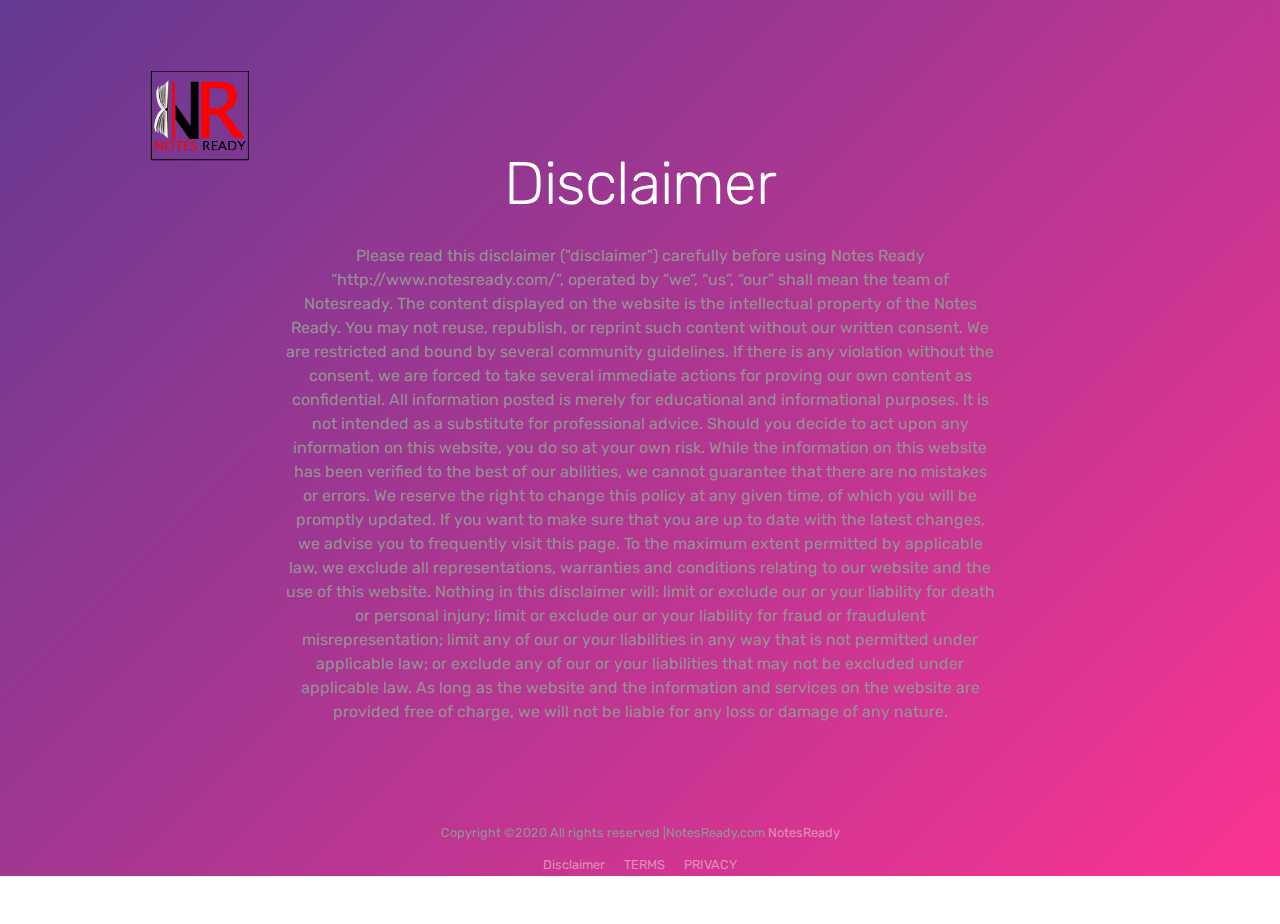
<file: Disclaimer.html>
<!doctype html>
<html lang="en">

<head>
    <title>MobApp - App Landing Page Template</title>
    <!-- Required meta tags -->
    <meta charset="utf-8">
    <meta name="viewport" content="width=device-width, initial-scale=1, shrink-to-fit=no">
    <meta name="description" content="Mobland - Mobile App Landing Page Template">
    <meta name="keywords" content="HTML5, bootstrap, mobile, app, landing, ios, android, responsive">

    <!-- Font -->
    <link rel="dns-prefetch" href="//fonts.googleapis.com">
    <link href="https://fonts.googleapis.com/css?family=Rubik:300,400,500" rel="stylesheet">

    <!-- Bootstrap CSS -->
    <link rel="stylesheet" href="css/bootstrap.min.css">
    <!-- Themify Icons -->
    <link rel="stylesheet" href="css/themify-icons.css">
    <!-- Owl carousel -->
    <link rel="stylesheet" href="css/owl.carousel.min.css">
    <!-- Main css -->
    <link href="css/style.css" rel="stylesheet">
</head>

<body data-spy="scroll" data-target="#navbar" data-offset="30">

    <!-- Nav Menu -->

    <div class="nav-menu fixed-top">
        <div class="container">
            <div class="row">
                <div class="col-md-12">
                    <nav class="navbar navbar-dark navbar-expand-lg">
                        <a class="navbar-brand" href="index.html"><img src="images/logo.png" class="img-fluid" alt="logo" width="200px"></a> <button class="navbar-toggler" type="button" data-toggle="collapse" data-target="#navbar" aria-controls="navbar" aria-expanded="false" aria-label="Toggle navigation"> <span class="navbar-toggler-icon"></span> </button>
                        <!-- <div class="collapse navbar-collapse" id="navbar">
                            <ul class="navbar-nav ml-auto">
                                <li class="nav-item"> <a class="nav-link active" href="#home">HOME <span class="sr-only">(current)</span></a> </li>
                                <li class="nav-item"> <a class="nav-link" href="#features">FEATURES</a> </li>
                                <li class="nav-item"> <a class="nav-link" href="#gallery">ABOUT</a> </li>
                                <li class="nav-item"> <a class="nav-link" href="#">COURSE</a> </li>
                                <li class="nav-item"> <a class="nav-link" href="#contact">CONTACT</a> </li>
                                <li class="nav-item"> <a class="nav-link" href="login/index.php">SIGNUP</a> </li>
                                <li class="nav-item"> <a class="nav-link" href="login/index.php">LOGIN</a> </li>
                                <li class="nav-item"> <a class="nav-link" href="login/welcome.php">PROFILE</a> </li>
                                
                            </ul> -->
                        </div>
                    </nav>
                </div>
            </div>
        </div>
    </div>


    <header class="bg-gradient" id="home">
        <div class="container mt-5">
            <section class="feature-area">
                <div class="container">
                    <div class="row justify-content-center">
                        <div class="col-lg-8">
                            <div class="section-title text-center">
                                <h1>Disclaimer</h1>
                                <p>
                                    Please read this disclaimer ("disclaimer") carefully before using Notes Ready “http://www.notesready.com/”, operated by “we”, “us”, “our” shall mean the team of Notesready.
 
The content displayed on the website is the intellectual property of the Notes Ready. You may not reuse, republish, or reprint such content without our written consent. We are restricted and bound by several community guidelines. If there is any violation without the consent, we are forced to take several immediate actions for proving our own content as confidential. All information posted is merely for educational and informational purposes. It is not intended as a substitute for professional advice. Should you decide to act upon any information on this website, you do so at your own risk. While the information on this website has been verified to the best of our abilities, we cannot guarantee that there are no mistakes or errors. We reserve the right to change this policy at any given time, of which you will be promptly updated. If you want to make sure that you are up to date with the latest changes, we advise you to frequently visit this page. 

To the maximum extent permitted by applicable law, we exclude all representations, warranties and conditions relating to our website and the use of this website. Nothing in this disclaimer will:
limit or exclude our or your liability for death or personal injury;
limit or exclude our or your liability for fraud or fraudulent misrepresentation;
limit any of our or your liabilities in any way that is not permitted under applicable law; or
exclude any of our or your liabilities that may not be excluded under applicable law.
As long as the website and the information and services on the website are provided free of charge, we will not be liable for any loss or damage of any nature.


                                </p>
                            </div>
                        </div>
                    </div>
                    
                            
                        <!-- <div class="col-lg-4 col-md-6">
                            <div class="feature-item">
                                <i class="ti-key"></i>
                                <h4>Informational technology</h4>
                                <div class="wow fadeIn" data-wow-duration="1s" data-wow-delay=".1s">
                                    <p>
                                        computers are the best techinique to do any operations.
                                    </p>
                                </div>
                            </div>
                        </div>
                        <!--<div class="col-lg-4 col-md-6">
                            <div class="feature-item">
                                <i class="ti-files"></i>
                                <h4>Source File Included</h4>
                                <div class="wow fadeIn" data-wow-duration="1s" data-wow-delay=".3s">
                                    <p>
                                        Lorem ipsum dolor sit amet consec tetur adipisicing elit, sed do eiusmod tempor incididunt labore.
                                    </p>
                                </div>
                            </div>
                        </div>
                        <div class="col-lg-4 col-md-6">
                            <div class="feature-item">
                                <i class="ti-headphone-alt"></i>
                                <h4>Live Support</h4>
                                <div class="wow fadeIn" data-wow-duration="1s" data-wow-delay=".5s">
                                    <p>
                                        Lorem ipsum dolor sit amet consec tetur adipisicing elit, sed do eiusmod tempor incididunt labore.
                                    </p>
                                </div>
                            </div>
                        </div> -->
                    </div>
                </div>
            </section>
       



    

    <!-- // end .section -->
    <footer class="my-5 text-center">
        <!-- Copyright removal is not prohibited! -->
        <p class="mb-2"><small>Copyright ©2020 All rights reserved |NotesReady.com <a href="https://notesready.com">NotesReady</a></small></p>

        <small>
            <a href="Disclaimer.html" class="m-2">Disclaimer</a>
            <a href="Terms.html" class="m-2">TERMS</a>
            <a href="Privacy.html" class="m-2">PRIVACY</a>
        </small>
    </footer>

    <!-- jQuery and Bootstrap -->
    <script src="js/jquery-3.2.1.min.js"></script>
    <script src="js/bootstrap.bundle.min.js"></script>
    <!-- Plugins JS -->
    <script src="js/owl.carousel.min.js"></script>
    <!-- Custom JS -->
    <script src="js/script.js"></script>

</body>

</html>
</file>
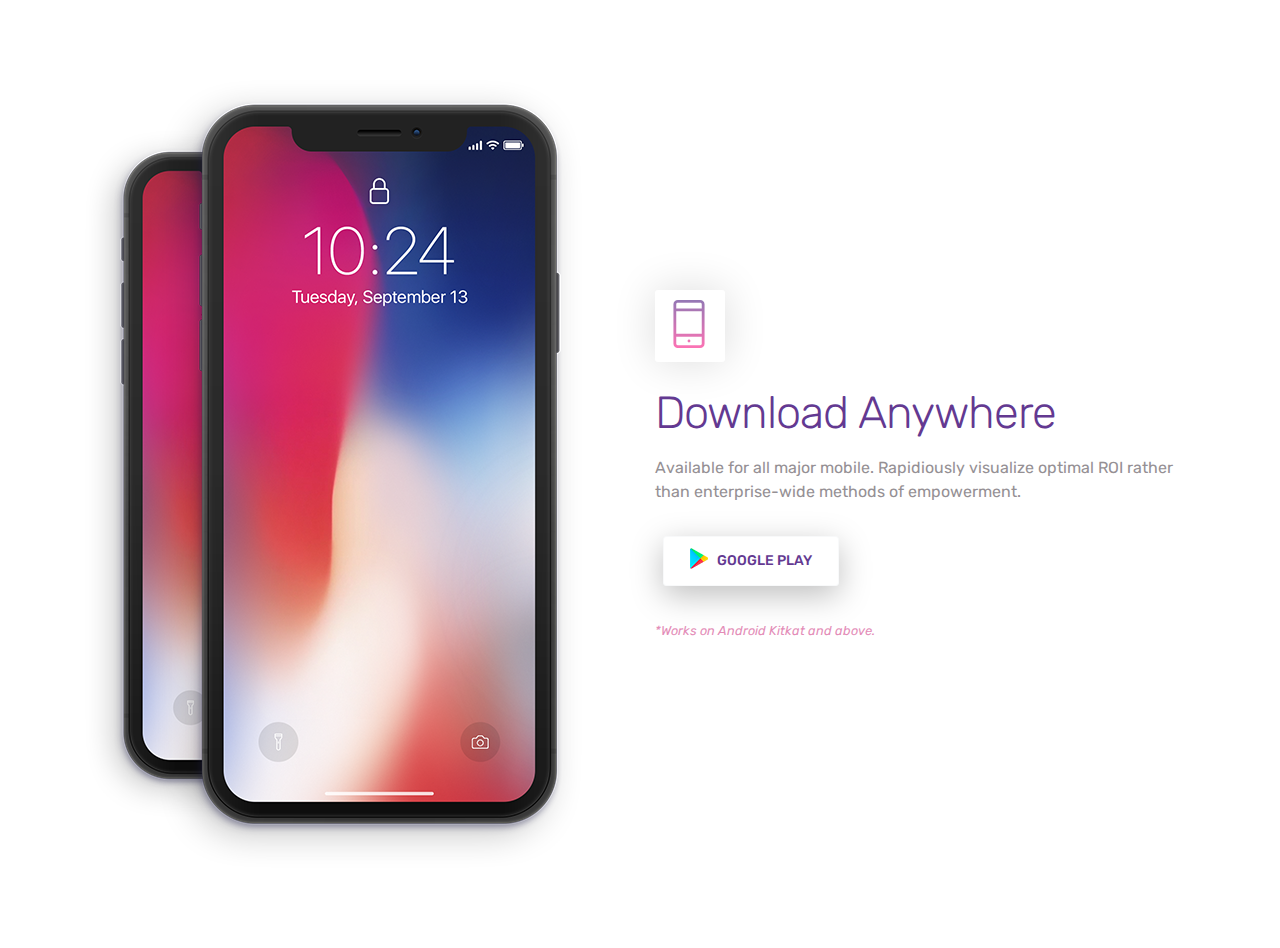
<file: downloadapp.html>
<!DOCTYPE html>
<html lang="en">
<head>
    <meta charset="UTF-8">
    <meta name="viewport" content="width=device-width, initial-scale=1.0">
    <title>Download our app</title>
    <!-- Font -->
    <link rel="dns-prefetch" href="//fonts.googleapis.com">
    <link href="https://fonts.googleapis.com/css?family=Rubik:300,400,500" rel="stylesheet">

    <!-- Bootstrap CSS -->
    <link rel="stylesheet" href="css/bootstrap.min.css">
    <!-- Themify Icons -->
    <link rel="stylesheet" href="css/themify-icons.css">
    <!-- Owl carousel -->
    <link rel="stylesheet" href="css/owl.carousel.min.css">
    <!-- Main css -->
    <link href="css/style.css" rel="stylesheet">
</head>
<body>
    <div class="section">

        <div class="container">
            <div class="row">
                <div class="col-md-6">
                    <img src="images/dualphone.png" alt="dual phone" class="img-fluid">
                </div>
                <div class="col-md-6 d-flex align-items-center">
                    <div>
                        <!-- <div class="box-icon"><span class="ti-rocket gradient-fill ti-3x"></span></div>
                        <h2>Download Anywhere</h2>
                        <p class="mb-4">Available for all major mobile. Rapidiously visualize optimal ROI rather than enterprise-wide methods of empower.</p>
                        <a href="#" class="btn btn-primary">Explore Course</a></div> -->

                        <div">

                            <div class="box-icon"><span class="ti-mobile gradient-fill ti-3x"></span></div>
                            <h2>Download Anywhere</h2>
                            <p class="mb-4">Available for all major mobile. Rapidiously visualize optimal ROI rather than enterprise-wide methods of empowerment. </p>
                            <div class="my-4">
            
                                <!-- <a href="#" class="btn btn-light"><img src="images/appleicon.png" alt="icon"> App Store</a> -->
                                <a href="#" class="btn btn-light"><img src="images/playicon.png" alt="icon"> Google play</a>
                            </div>
                            <p class="text-primary"><small><i>*Works on Android Kitkat and above. </i></small></p>
                        </div>
                </div>
            </div>

        </div>

    </div>
</body>
</html>
</file>
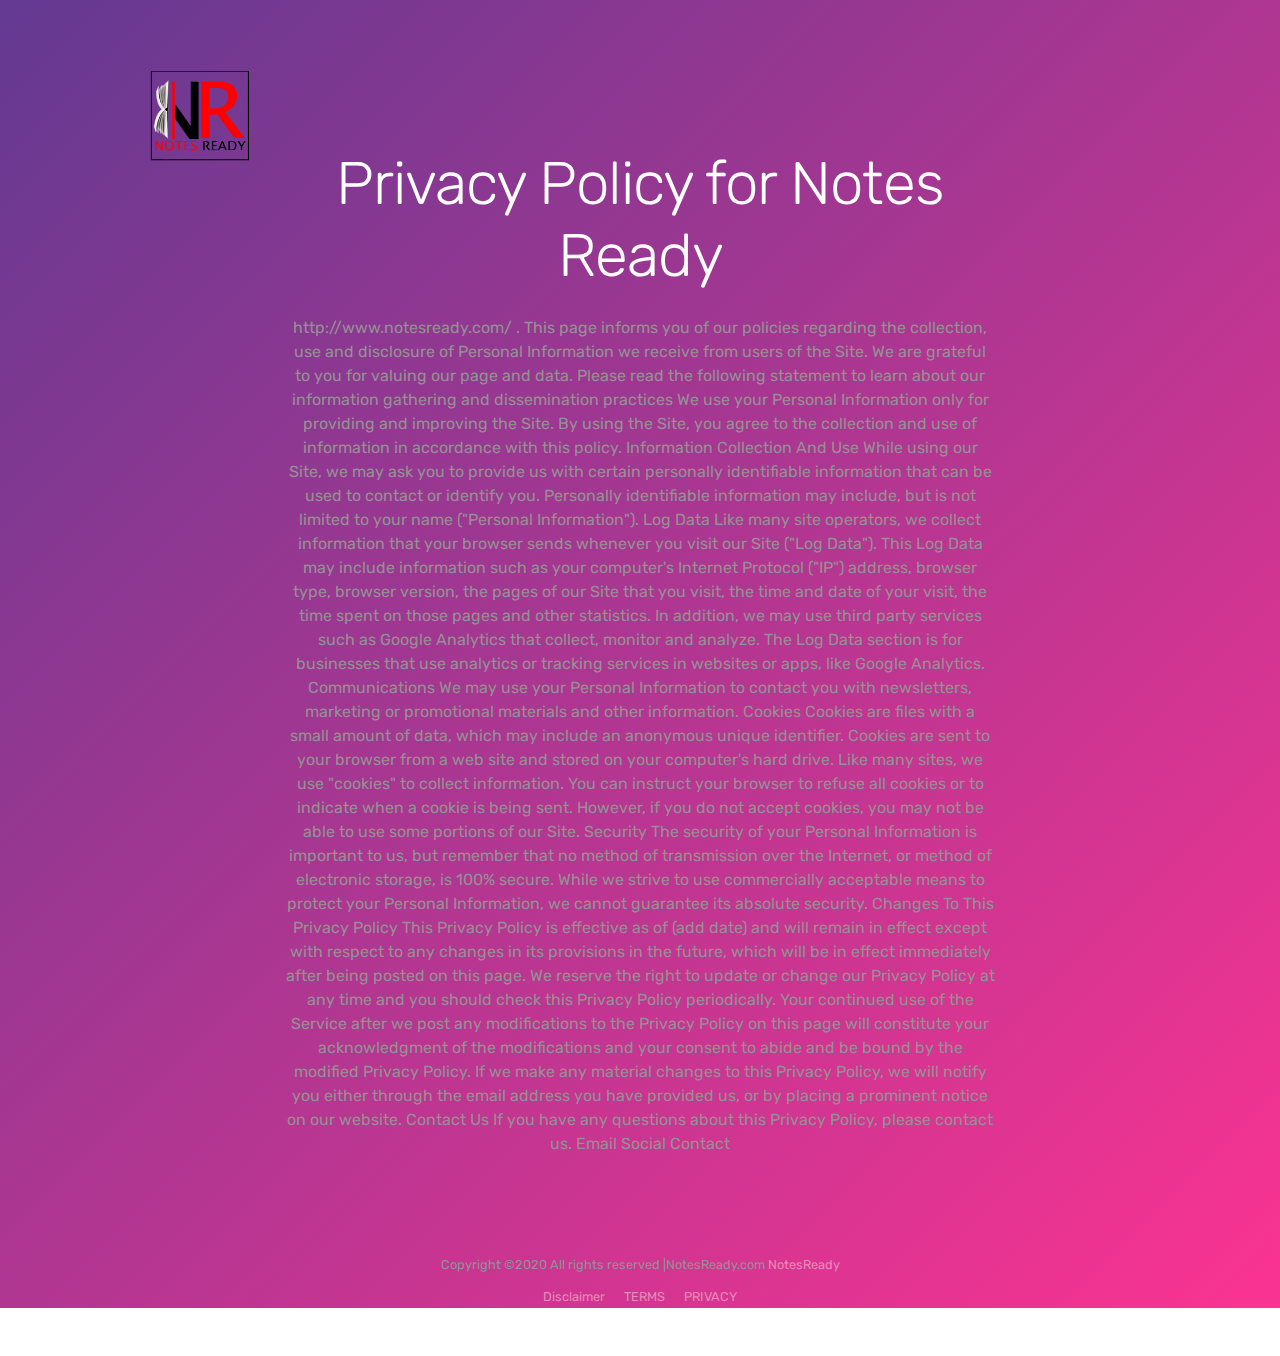
<file: Privacy.html>
<!doctype html>
<html lang="en">

<head>
    <title>MobApp - App Landing Page Template</title>
    <!-- Required meta tags -->
    <meta charset="utf-8">
    <meta name="viewport" content="width=device-width, initial-scale=1, shrink-to-fit=no">
    <meta name="description" content="Mobland - Mobile App Landing Page Template">
    <meta name="keywords" content="HTML5, bootstrap, mobile, app, landing, ios, android, responsive">

    <!-- Font -->
    <link rel="dns-prefetch" href="//fonts.googleapis.com">
    <link href="https://fonts.googleapis.com/css?family=Rubik:300,400,500" rel="stylesheet">

    <!-- Bootstrap CSS -->
    <link rel="stylesheet" href="css/bootstrap.min.css">
    <!-- Themify Icons -->
    <link rel="stylesheet" href="css/themify-icons.css">
    <!-- Owl carousel -->
    <link rel="stylesheet" href="css/owl.carousel.min.css">
    <!-- Main css -->
    <link href="css/style.css" rel="stylesheet">
</head>

<body data-spy="scroll" data-target="#navbar" data-offset="30">

    <!-- Nav Menu -->

    <div class="nav-menu fixed-top">
        <div class="container">
            <div class="row">
                <div class="col-md-12">
                    <nav class="navbar navbar-dark navbar-expand-lg">
                        <a class="navbar-brand" href="index.php"><img src="images/logo.png" class="img-fluid" alt="logo" width="200px"></a> <button class="navbar-toggler" type="button" data-toggle="collapse" data-target="#navbar" aria-controls="navbar" aria-expanded="false" aria-label="Toggle navigation"> <span class="navbar-toggler-icon"></span> </button>
                        <!-- <div class="collapse navbar-collapse" id="navbar">
                            <ul class="navbar-nav ml-auto">
                                <li class="nav-item"> <a class="nav-link active" href="#home">HOME <span class="sr-only">(current)</span></a> </li>
                                <li class="nav-item"> <a class="nav-link" href="#features">FEATURES</a> </li>
                                <li class="nav-item"> <a class="nav-link" href="#gallery">ABOUT</a> </li>
                                <li class="nav-item"> <a class="nav-link" href="#">COURSE</a> </li>
                                <li class="nav-item"> <a class="nav-link" href="#contact">CONTACT</a> </li>
                                <li class="nav-item"> <a class="nav-link" href="login/index.php">SIGNUP</a> </li>
                                <li class="nav-item"> <a class="nav-link" href="login/index.php">LOGIN</a> </li>
                                <li class="nav-item"> <a class="nav-link" href="login/welcome.php">PROFILE</a> </li>
                                
                            </ul> -->
                        </div>
                    </nav>
                </div>
            </div>
        </div>
    </div>


    <header class="bg-gradient" id="home">
        <div class="container mt-5">
            <section class="feature-area">
                <div class="container">
                    <div class="row justify-content-center">
                        <div class="col-lg-8">
                            <div class="section-title text-center">
                                <h1>Privacy Policy for Notes Ready
                                </h1>
                                <p>
                                    http://www.notesready.com/ . 

This page informs you of our policies regarding the collection, use and disclosure of Personal Information we receive from users of the Site. We are grateful to you for valuing our page and data. 
Please read the following statement to learn about our information gathering and dissemination practices

We use your Personal Information only for providing and improving the Site. 
By using the Site, you agree to the collection and use of information in accordance with this policy. Information Collection And Use While using our Site, we may ask you to provide us with certain personally identifiable information that can be used to contact or identify you.

Personally identifiable information may include, but is not limited to your name ("Personal Information").

Log Data Like many site operators, we collect information that your browser sends whenever you visit our Site ("Log Data"). This Log Data may include information such as your computer's Internet Protocol ("IP") address, browser type, browser version, the pages of our Site that you visit, the time and date of your visit, the time spent on those pages and other statistics. 

In addition, we may use third party services such as Google Analytics that collect, monitor and analyze.

The Log Data section is for businesses that use analytics or tracking services in websites or apps, like Google Analytics. 

Communications We may use your Personal Information to contact you with newsletters, marketing or promotional materials and other information.

Cookies
Cookies are files with a small amount of data, which may include an anonymous unique identifier. Cookies are sent to your browser from a web site and stored on your computer's hard drive. Like many sites, we use "cookies" to collect information. You can instruct your browser to refuse all cookies or to indicate when a cookie is being sent. However, if you do not accept cookies, you may not be able to use some portions of our Site. 

Security
The security of your Personal Information is important to us, but remember that no method of transmission over the Internet, or method of electronic storage, is 100% secure. While we strive to use commercially acceptable means to protect your Personal Information, we cannot guarantee its absolute security. 

Changes To This Privacy Policy This Privacy Policy is effective as of (add date) and will remain in effect except with respect to any changes in its provisions in the future, which will be in effect immediately after being posted on this page. We reserve the right to update or change our Privacy Policy at any time and you should check this Privacy Policy periodically. 
Your continued use of the Service after we post any modifications to the Privacy Policy on this page will constitute your acknowledgment of the modifications and your consent to abide and be bound by the modified Privacy Policy.
If we make any material changes to this Privacy Policy, we will notify you either through the email address you have provided us, or by placing a prominent notice on our website. 





Contact Us If you have any questions about this Privacy Policy, please contact us.
Email <Via>
Social Contact <Via>




                                </p>
                            </div>
                        </div>
                    </div>
                    
                            
                        <!-- <div class="col-lg-4 col-md-6">
                            <div class="feature-item">
                                <i class="ti-key"></i>
                                <h4>Informational technology</h4>
                                <div class="wow fadeIn" data-wow-duration="1s" data-wow-delay=".1s">
                                    <p>
                                        computers are the best techinique to do any operations.
                                    </p>
                                </div>
                            </div>
                        </div>
                        <!--<div class="col-lg-4 col-md-6">
                            <div class="feature-item">
                                <i class="ti-files"></i>
                                <h4>Source File Included</h4>
                                <div class="wow fadeIn" data-wow-duration="1s" data-wow-delay=".3s">
                                    <p>
                                        Lorem ipsum dolor sit amet consec tetur adipisicing elit, sed do eiusmod tempor incididunt labore.
                                    </p>
                                </div>
                            </div>
                        </div>
                        <div class="col-lg-4 col-md-6">
                            <div class="feature-item">
                                <i class="ti-headphone-alt"></i>
                                <h4>Live Support</h4>
                                <div class="wow fadeIn" data-wow-duration="1s" data-wow-delay=".5s">
                                    <p>
                                        Lorem ipsum dolor sit amet consec tetur adipisicing elit, sed do eiusmod tempor incididunt labore.
                                    </p>
                                </div>
                            </div>
                        </div> -->
                    </div>
                </div>
            </section>
       



    

    <!-- // end .section -->
    <footer class="my-5 text-center">
        <!-- Copyright removal is not prohibited! -->
        <p class="mb-2"><small>Copyright ©2020 All rights reserved |NotesReady.com <a href="https://notesready.com">NotesReady</a></small></p>

        <small>
            <a href="Disclaimer.html" class="m-2">Disclaimer</a>
            <a href="Terms.html" class="m-2">TERMS</a>
            <a href="Privacy.html" class="m-2">PRIVACY</a>
        </small>
    </footer>

    <!-- jQuery and Bootstrap -->
    <script src="js/jquery-3.2.1.min.js"></script>
    <script src="js/bootstrap.bundle.min.js"></script>
    <!-- Plugins JS -->
    <script src="js/owl.carousel.min.js"></script>
    <!-- Custom JS -->
    <script src="js/script.js"></script>

</body>

</html>
</file>
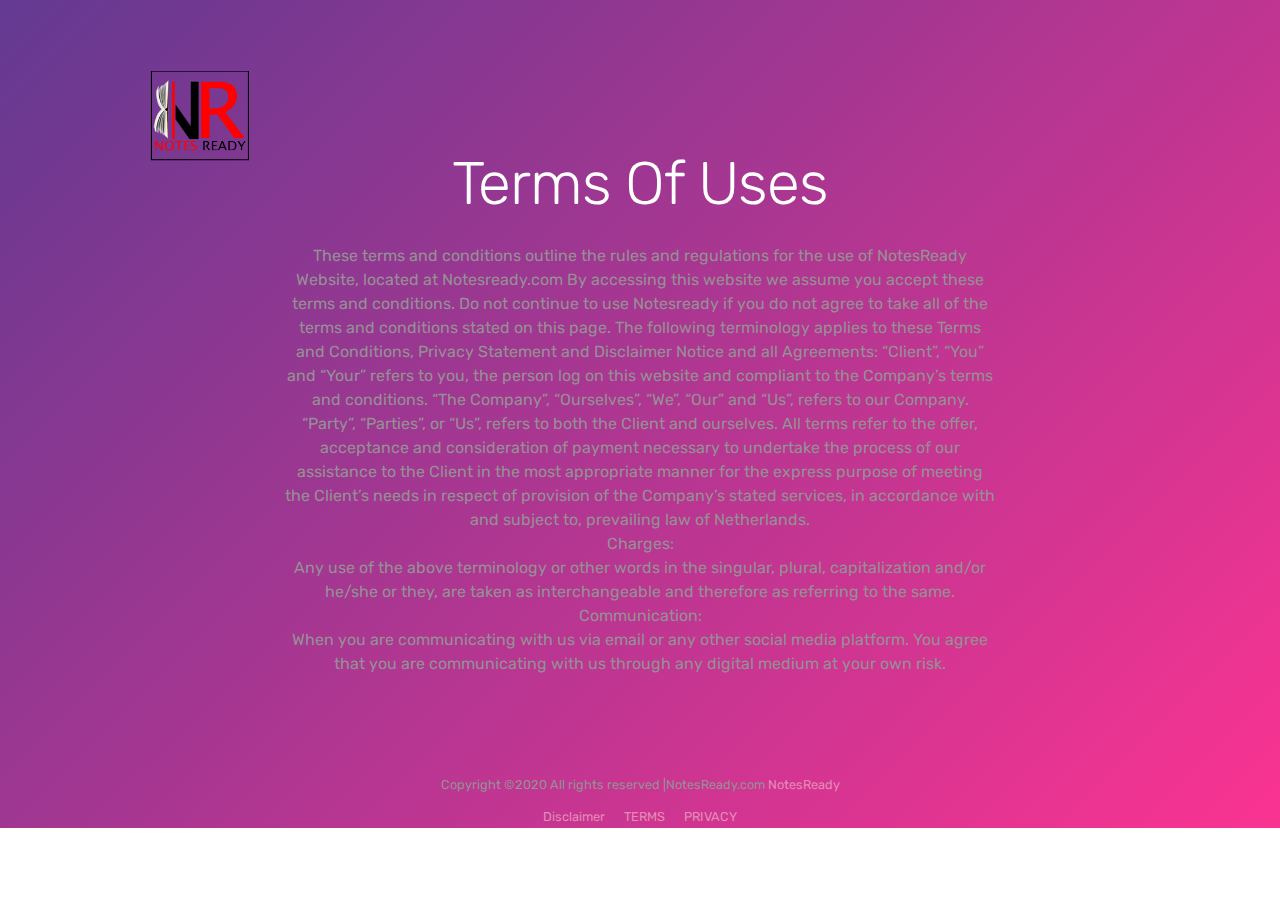
<file: Terms.html>
<!doctype html>
<html lang="en">

<head>
    <title>MobApp - App Landing Page Template</title>
    <!-- Required meta tags -->
    <meta charset="utf-8">
    <meta name="viewport" content="width=device-width, initial-scale=1, shrink-to-fit=no">
    <meta name="description" content="Mobland - Mobile App Landing Page Template">
    <meta name="keywords" content="HTML5, bootstrap, mobile, app, landing, ios, android, responsive">

    <!-- Font -->
    <link rel="dns-prefetch" href="//fonts.googleapis.com">
    <link href="https://fonts.googleapis.com/css?family=Rubik:300,400,500" rel="stylesheet">

    <!-- Bootstrap CSS -->
    <link rel="stylesheet" href="css/bootstrap.min.css">
    <!-- Themify Icons -->
    <link rel="stylesheet" href="css/themify-icons.css">
    <!-- Owl carousel -->
    <link rel="stylesheet" href="css/owl.carousel.min.css">
    <!-- Main css -->
    <link href="css/style.css" rel="stylesheet">
</head>

<body data-spy="scroll" data-target="#navbar" data-offset="30">

    <!-- Nav Menu -->

    <div class="nav-menu fixed-top">
        <div class="container">
            <div class="row">
                <div class="col-md-12">
                    <nav class="navbar navbar-dark navbar-expand-lg">
                        <a class="navbar-brand" href="index.php"><img src="images/logo.png" class="img-fluid" alt="logo" width="200px"></a> <button class="navbar-toggler" type="button" data-toggle="collapse" data-target="#navbar" aria-controls="navbar" aria-expanded="false" aria-label="Toggle navigation"> <span class="navbar-toggler-icon"></span> </button>
                        <!-- <div class="collapse navbar-collapse" id="navbar">
                            <ul class="navbar-nav ml-auto">
                                <li class="nav-item"> <a class="nav-link active" href="#home">HOME <span class="sr-only">(current)</span></a> </li>
                                <li class="nav-item"> <a class="nav-link" href="#features">FEATURES</a> </li>
                                <li class="nav-item"> <a class="nav-link" href="#gallery">ABOUT</a> </li>
                                <li class="nav-item"> <a class="nav-link" href="#">COURSE</a> </li>
                                <li class="nav-item"> <a class="nav-link" href="#contact">CONTACT</a> </li>
                                <li class="nav-item"> <a class="nav-link" href="login/index.php">SIGNUP</a> </li>
                                <li class="nav-item"> <a class="nav-link" href="login/index.php">LOGIN</a> </li>
                                <li class="nav-item"> <a class="nav-link" href="login/welcome.php">PROFILE</a> </li>
                                
                            </ul> -->
                        </div>
                    </nav>
                </div>
            </div>
        </div>
    </div>


    <header class="bg-gradient" id="home">
        <div class="container mt-5">
            <section class="feature-area">
                <div class="container">
                    <div class="row justify-content-center">
                        <div class="col-lg-8">
                            <div class="section-title text-center">
                                <h1>Terms Of Uses</h1>
                                <p>
                                    These terms and conditions outline the rules and regulations for the use of NotesReady Website, located at Notesready.com
By accessing this website we assume you accept these terms and conditions. Do not continue to use Notesready if you do not agree to take all of the terms and conditions stated on this page.
The following terminology applies to these Terms and Conditions, Privacy Statement and Disclaimer Notice and all Agreements: “Client”, “You” and “Your” refers to you, the person log on this website and compliant to the Company’s terms and conditions. “The Company”, “Ourselves”, “We”, “Our” and “Us”, refers to our Company. “Party”, “Parties”, or “Us”, refers to both the Client and ourselves. All terms refer to the offer, acceptance and consideration of payment necessary to undertake the process of our assistance to the Client in the most appropriate manner for the express purpose of meeting the Client’s needs in respect of provision of the Company’s stated services, in accordance with and subject to, prevailing law of Netherlands.<br>
 
Charges: <br> 
Any use of the above terminology or other words in the singular, plural, capitalization and/or he/she or they, are taken as interchangeable and therefore as referring to the same. <br> 
 
Communication: <br> 
When you are communicating with us via email or any other social media platform. You agree that you are communicating with us through any digital medium at your own risk. <br> 



                                </p>
                            </div>
                        </div>
                    </div>
                    
                            
                        <!-- <div class="col-lg-4 col-md-6">
                            <div class="feature-item">
                                <i class="ti-key"></i>
                                <h4>Informational technology</h4>
                                <div class="wow fadeIn" data-wow-duration="1s" data-wow-delay=".1s">
                                    <p>
                                        computers are the best techinique to do any operations.
                                    </p>
                                </div>
                            </div>
                        </div>
                        <!--<div class="col-lg-4 col-md-6">
                            <div class="feature-item">
                                <i class="ti-files"></i>
                                <h4>Source File Included</h4>
                                <div class="wow fadeIn" data-wow-duration="1s" data-wow-delay=".3s">
                                    <p>
                                        Lorem ipsum dolor sit amet consec tetur adipisicing elit, sed do eiusmod tempor incididunt labore.
                                    </p>
                                </div>
                            </div>
                        </div>
                        <div class="col-lg-4 col-md-6">
                            <div class="feature-item">
                                <i class="ti-headphone-alt"></i>
                                <h4>Live Support</h4>
                                <div class="wow fadeIn" data-wow-duration="1s" data-wow-delay=".5s">
                                    <p>
                                        Lorem ipsum dolor sit amet consec tetur adipisicing elit, sed do eiusmod tempor incididunt labore.
                                    </p>
                                </div>
                            </div>
                        </div> -->
                    </div>
                </div>
            </section>
       



    

    <!-- // end .section -->
    <footer class="my-5 text-center">
        <!-- Copyright removal is not prohibited! -->
        <p class="mb-2"><small>Copyright ©2020 All rights reserved |NotesReady.com <a href="https://notesready.com">NotesReady</a></small></p>

        <small>
            <a href="Disclaimer.html" class="m-2">Disclaimer</a>
            <a href="Terms.html" class="m-2">TERMS</a>
            <a href="Privacy.html" class="m-2">PRIVACY</a>
        </small>
    </footer>

    <!-- jQuery and Bootstrap -->
    <script src="js/jquery-3.2.1.min.js"></script>
    <script src="js/bootstrap.bundle.min.js"></script>
    <!-- Plugins JS -->
    <script src="js/owl.carousel.min.js"></script>
    <!-- Custom JS -->
    <script src="js/script.js"></script>

</body>

</html>
</file>
<file: login/admin/assets/lineicons/style.css>
@font-face {
	font-family: 'linecons';
	src:url('fonts/linecons.eot');
}
@font-face {
	font-family: 'linecons';
	src: url([data-uri]) format('svg'),
		 url([data-uri]) format('truetype');
	font-weight: normal;
	font-style: normal;
}

/* Use the following CSS code if you want to use data attributes for inserting your icons */
[data-icon]:before {
	font-family: 'linecons';
	content: attr(data-icon);
	speak: none;
	font-weight: normal;
	line-height: 1;
	-webkit-font-smoothing: antialiased;
}

/* Use the following CSS code if you want to have a class per icon */
[class^="li_"]:before, [class*=" li_"]:before {
	font-family: 'linecons';
	font-style: normal;
	speak: none;
	font-weight: normal;
	line-height: 1;
	-webkit-font-smoothing: antialiased;
}
.li_heart:before {
	content: "\e000";
}
.li_cloud:before {
	content: "\e001";
}
.li_star:before {
	content: "\e002";
}
.li_tv:before {
	content: "\e003";
}
.li_sound:before {
	content: "\e004";
}
.li_video:before {
	content: "\e005";
}
.li_trash:before {
	content: "\e006";
}
.li_user:before {
	content: "\e007";
}
.li_key:before {
	content: "\e008";
}
.li_search:before {
	content: "\e009";
}
.li_settings:before {
	content: "\e00a";
}
.li_camera:before {
	content: "\e00b";
}
.li_tag:before {
	content: "\e00c";
}
.li_lock:before {
	content: "\e00d";
}
.li_bulb:before {
	content: "\e00e";
}
.li_pen:before {
	content: "\e00f";
}
.li_diamond:before {
	content: "\e010";
}
.li_display:before {
	content: "\e011";
}
.li_location:before {
	content: "\e012";
}
.li_eye:before {
	content: "\e013";
}
.li_bubble:before {
	content: "\e014";
}
.li_stack:before {
	content: "\e015";
}
.li_cup:before {
	content: "\e016";
}
.li_phone:before {
	content: "\e017";
}
.li_news:before {
	content: "\e018";
}
.li_mail:before {
	content: "\e019";
}
.li_like:before {
	content: "\e01a";
}
.li_photo:before {
	content: "\e01b";
}
.li_note:before {
	content: "\e01c";
}
.li_clock:before {
	content: "\e01d";
}
.li_paperplane:before {
	content: "\e01e";
}
.li_params:before {
	content: "\e01f";
}
.li_banknote:before {
	content: "\e020";
}
.li_data:before {
	content: "\e021";
}
.li_music:before {
	content: "\e022";
}
.li_megaphone:before {
	content: "\e023";
}
.li_study:before {
	content: "\e024";
}
.li_lab:before {
	content: "\e025";
}
.li_food:before {
	content: "\e026";
}
.li_t-shirt:before {
	content: "\e027";
}
.li_fire:before {
	content: "\e028";
}
.li_clip:before {
	content: "\e029";
}
.li_shop:before {
	content: "\e02a";
}
.li_calendar:before {
	content: "\e02b";
}
.li_vallet:before {
	content: "\e02c";
}
.li_vynil:before {
	content: "\e02d";
}
.li_truck:before {
	content: "\e02e";
}
.li_world:before {
	content: "\e02f";
}
</file>
<file: css/themify-icons.css>
@font-face {
    font-family: 'themify';
    src: url('../fonts/themify.eot?-fvbane');
    src: url('../fonts/themify.eot?#iefix-fvbane') format('embedded-opentype'), url('../fonts/themify.woff?-fvbane') format('woff'), url('../fonts/themify.ttf?-fvbane') format('truetype'), url('../fonts/themify.svg?-fvbane#themify') format('svg');
    font-weight: normal;
    font-style: normal;
}

[class^="ti-"],
[class*=" ti-"] {
    font-family: 'themify';
    speak: none;
    font-style: normal;
    font-weight: normal;
    font-variant: normal;
    text-transform: none;
    line-height: 1;
    /* Better Font Rendering =========== */
    -webkit-font-smoothing: antialiased;
    -moz-osx-font-smoothing: grayscale;
}

.ti-wand:before {
    content: "\e600";
}

.ti-volume:before {
    content: "\e601";
}

.ti-user:before {
    content: "\e602";
}

.ti-unlock:before {
    content: "\e603";
}

.ti-unlink:before {
    content: "\e604";
}

.ti-trash:before {
    content: "\e605";
}

.ti-thought:before {
    content: "\e606";
}

.ti-target:before {
    content: "\e607";
}

.ti-tag:before {
    content: "\e608";
}

.ti-tablet:before {
    content: "\e609";
}

.ti-star:before {
    content: "\e60a";
}

.ti-spray:before {
    content: "\e60b";
}

.ti-signal:before {
    content: "\e60c";
}

.ti-shopping-cart:before {
    content: "\e60d";
}

.ti-shopping-cart-full:before {
    content: "\e60e";
}

.ti-settings:before {
    content: "\e60f";
}

.ti-search:before {
    content: "\e610";
}

.ti-zoom-in:before {
    content: "\e611";
}

.ti-zoom-out:before {
    content: "\e612";
}

.ti-cut:before {
    content: "\e613";
}

.ti-ruler:before {
    content: "\e614";
}

.ti-ruler-pencil:before {
    content: "\e615";
}

.ti-ruler-alt:before {
    content: "\e616";
}

.ti-bookmark:before {
    content: "\e617";
}

.ti-bookmark-alt:before {
    content: "\e618";
}

.ti-reload:before {
    content: "\e619";
}

.ti-plus:before {
    content: "\e61a";
}

.ti-pin:before {
    content: "\e61b";
}

.ti-pencil:before {
    content: "\e61c";
}

.ti-pencil-alt:before {
    content: "\e61d";
}

.ti-paint-roller:before {
    content: "\e61e";
}

.ti-paint-bucket:before {
    content: "\e61f";
}

.ti-na:before {
    content: "\e620";
}

.ti-mobile:before {
    content: "\e621";
}

.ti-minus:before {
    content: "\e622";
}

.ti-medall:before {
    content: "\e623";
}

.ti-medall-alt:before {
    content: "\e624";
}

.ti-marker:before {
    content: "\e625";
}

.ti-marker-alt:before {
    content: "\e626";
}

.ti-arrow-up:before {
    content: "\e627";
}

.ti-arrow-right:before {
    content: "\e628";
}

.ti-arrow-left:before {
    content: "\e629";
}

.ti-arrow-down:before {
    content: "\e62a";
}

.ti-lock:before {
    content: "\e62b";
}

.ti-location-arrow:before {
    content: "\e62c";
}

.ti-link:before {
    content: "\e62d";
}

.ti-layout:before {
    content: "\e62e";
}

.ti-layers:before {
    content: "\e62f";
}

.ti-layers-alt:before {
    content: "\e630";
}

.ti-key:before {
    content: "\e631";
}

.ti-import:before {
    content: "\e632";
}

.ti-image:before {
    content: "\e633";
}

.ti-heart:before {
    content: "\e634";
}

.ti-heart-broken:before {
    content: "\e635";
}

.ti-hand-stop:before {
    content: "\e636";
}

.ti-hand-open:before {
    content: "\e637";
}

.ti-hand-drag:before {
    content: "\e638";
}

.ti-folder:before {
    content: "\e639";
}

.ti-flag:before {
    content: "\e63a";
}

.ti-flag-alt:before {
    content: "\e63b";
}

.ti-flag-alt-2:before {
    content: "\e63c";
}

.ti-eye:before {
    content: "\e63d";
}

.ti-export:before {
    content: "\e63e";
}

.ti-exchange-vertical:before {
    content: "\e63f";
}

.ti-desktop:before {
    content: "\e640";
}

.ti-cup:before {
    content: "\e641";
}

.ti-crown:before {
    content: "\e642";
}

.ti-comments:before {
    content: "\e643";
}

.ti-comment:before {
    content: "\e644";
}

.ti-comment-alt:before {
    content: "\e645";
}

.ti-close:before {
    content: "\e646";
}

.ti-clip:before {
    content: "\e647";
}

.ti-angle-up:before {
    content: "\e648";
}

.ti-angle-right:before {
    content: "\e649";
}

.ti-angle-left:before {
    content: "\e64a";
}

.ti-angle-down:before {
    content: "\e64b";
}

.ti-check:before {
    content: "\e64c";
}

.ti-check-box:before {
    content: "\e64d";
}

.ti-camera:before {
    content: "\e64e";
}

.ti-announcement:before {
    content: "\e64f";
}

.ti-brush:before {
    content: "\e650";
}

.ti-briefcase:before {
    content: "\e651";
}

.ti-bolt:before {
    content: "\e652";
}

.ti-bolt-alt:before {
    content: "\e653";
}

.ti-blackboard:before {
    content: "\e654";
}

.ti-bag:before {
    content: "\e655";
}

.ti-move:before {
    content: "\e656";
}

.ti-arrows-vertical:before {
    content: "\e657";
}

.ti-arrows-horizontal:before {
    content: "\e658";
}

.ti-fullscreen:before {
    content: "\e659";
}

.ti-arrow-top-right:before {
    content: "\e65a";
}

.ti-arrow-top-left:before {
    content: "\e65b";
}

.ti-arrow-circle-up:before {
    content: "\e65c";
}

.ti-arrow-circle-right:before {
    content: "\e65d";
}

.ti-arrow-circle-left:before {
    content: "\e65e";
}

.ti-arrow-circle-down:before {
    content: "\e65f";
}

.ti-angle-double-up:before {
    content: "\e660";
}

.ti-angle-double-right:before {
    content: "\e661";
}

.ti-angle-double-left:before {
    content: "\e662";
}

.ti-angle-double-down:before {
    content: "\e663";
}

.ti-zip:before {
    content: "\e664";
}

.ti-world:before {
    content: "\e665";
}

.ti-wheelchair:before {
    content: "\e666";
}

.ti-view-list:before {
    content: "\e667";
}

.ti-view-list-alt:before {
    content: "\e668";
}

.ti-view-grid:before {
    content: "\e669";
}

.ti-uppercase:before {
    content: "\e66a";
}

.ti-upload:before {
    content: "\e66b";
}

.ti-underline:before {
    content: "\e66c";
}

.ti-truck:before {
    content: "\e66d";
}

.ti-timer:before {
    content: "\e66e";
}

.ti-ticket:before {
    content: "\e66f";
}

.ti-thumb-up:before {
    content: "\e670";
}

.ti-thumb-down:before {
    content: "\e671";
}

.ti-text:before {
    content: "\e672";
}

.ti-stats-up:before {
    content: "\e673";
}

.ti-stats-down:before {
    content: "\e674";
}

.ti-split-v:before {
    content: "\e675";
}

.ti-split-h:before {
    content: "\e676";
}

.ti-smallcap:before {
    content: "\e677";
}

.ti-shine:before {
    content: "\e678";
}

.ti-shift-right:before {
    content: "\e679";
}

.ti-shift-left:before {
    content: "\e67a";
}

.ti-shield:before {
    content: "\e67b";
}

.ti-notepad:before {
    content: "\e67c";
}

.ti-server:before {
    content: "\e67d";
}

.ti-quote-right:before {
    content: "\e67e";
}

.ti-quote-left:before {
    content: "\e67f";
}

.ti-pulse:before {
    content: "\e680";
}

.ti-printer:before {
    content: "\e681";
}

.ti-power-off:before {
    content: "\e682";
}

.ti-plug:before {
    content: "\e683";
}

.ti-pie-chart:before {
    content: "\e684";
}

.ti-paragraph:before {
    content: "\e685";
}

.ti-panel:before {
    content: "\e686";
}

.ti-package:before {
    content: "\e687";
}

.ti-music:before {
    content: "\e688";
}

.ti-music-alt:before {
    content: "\e689";
}

.ti-mouse:before {
    content: "\e68a";
}

.ti-mouse-alt:before {
    content: "\e68b";
}

.ti-money:before {
    content: "\e68c";
}

.ti-microphone:before {
    content: "\e68d";
}

.ti-menu:before {
    content: "\e68e";
}

.ti-menu-alt:before {
    content: "\e68f";
}

.ti-map:before {
    content: "\e690";
}

.ti-map-alt:before {
    content: "\e691";
}

.ti-loop:before {
    content: "\e692";
}

.ti-location-pin:before {
    content: "\e693";
}

.ti-list:before {
    content: "\e694";
}

.ti-light-bulb:before {
    content: "\e695";
}

.ti-Italic:before {
    content: "\e696";
}

.ti-info:before {
    content: "\e697";
}

.ti-infinite:before {
    content: "\e698";
}

.ti-id-badge:before {
    content: "\e699";
}

.ti-hummer:before {
    content: "\e69a";
}

.ti-home:before {
    content: "\e69b";
}

.ti-help:before {
    content: "\e69c";
}

.ti-headphone:before {
    content: "\e69d";
}

.ti-harddrives:before {
    content: "\e69e";
}

.ti-harddrive:before {
    content: "\e69f";
}

.ti-gift:before {
    content: "\e6a0";
}

.ti-game:before {
    content: "\e6a1";
}

.ti-filter:before {
    content: "\e6a2";
}

.ti-files:before {
    content: "\e6a3";
}

.ti-file:before {
    content: "\e6a4";
}

.ti-eraser:before {
    content: "\e6a5";
}

.ti-envelope:before {
    content: "\e6a6";
}

.ti-download:before {
    content: "\e6a7";
}

.ti-direction:before {
    content: "\e6a8";
}

.ti-direction-alt:before {
    content: "\e6a9";
}

.ti-dashboard:before {
    content: "\e6aa";
}

.ti-control-stop:before {
    content: "\e6ab";
}

.ti-control-shuffle:before {
    content: "\e6ac";
}

.ti-control-play:before {
    content: "\e6ad";
}

.ti-control-pause:before {
    content: "\e6ae";
}

.ti-control-forward:before {
    content: "\e6af";
}

.ti-control-backward:before {
    content: "\e6b0";
}

.ti-cloud:before {
    content: "\e6b1";
}

.ti-cloud-up:before {
    content: "\e6b2";
}

.ti-cloud-down:before {
    content: "\e6b3";
}

.ti-clipboard:before {
    content: "\e6b4";
}

.ti-car:before {
    content: "\e6b5";
}

.ti-calendar:before {
    content: "\e6b6";
}

.ti-book:before {
    content: "\e6b7";
}

.ti-bell:before {
    content: "\e6b8";
}

.ti-basketball:before {
    content: "\e6b9";
}

.ti-bar-chart:before {
    content: "\e6ba";
}

.ti-bar-chart-alt:before {
    content: "\e6bb";
}

.ti-back-right:before {
    content: "\e6bc";
}

.ti-back-left:before {
    content: "\e6bd";
}

.ti-arrows-corner:before {
    content: "\e6be";
}

.ti-archive:before {
    content: "\e6bf";
}

.ti-anchor:before {
    content: "\e6c0";
}

.ti-align-right:before {
    content: "\e6c1";
}

.ti-align-left:before {
    content: "\e6c2";
}

.ti-align-justify:before {
    content: "\e6c3";
}

.ti-align-center:before {
    content: "\e6c4";
}

.ti-alert:before {
    content: "\e6c5";
}

.ti-alarm-clock:before {
    content: "\e6c6";
}

.ti-agenda:before {
    content: "\e6c7";
}

.ti-write:before {
    content: "\e6c8";
}

.ti-window:before {
    content: "\e6c9";
}

.ti-widgetized:before {
    content: "\e6ca";
}

.ti-widget:before {
    content: "\e6cb";
}

.ti-widget-alt:before {
    content: "\e6cc";
}

.ti-wallet:before {
    content: "\e6cd";
}

.ti-video-clapper:before {
    content: "\e6ce";
}

.ti-video-camera:before {
    content: "\e6cf";
}

.ti-vector:before {
    content: "\e6d0";
}

.ti-themify-logo:before {
    content: "\e6d1";
}

.ti-themify-favicon:before {
    content: "\e6d2";
}

.ti-themify-favicon-alt:before {
    content: "\e6d3";
}

.ti-support:before {
    content: "\e6d4";
}

.ti-stamp:before {
    content: "\e6d5";
}

.ti-split-v-alt:before {
    content: "\e6d6";
}

.ti-slice:before {
    content: "\e6d7";
}

.ti-shortcode:before {
    content: "\e6d8";
}

.ti-shift-right-alt:before {
    content: "\e6d9";
}

.ti-shift-left-alt:before {
    content: "\e6da";
}

.ti-ruler-alt-2:before {
    content: "\e6db";
}

.ti-receipt:before {
    content: "\e6dc";
}

.ti-pin2:before {
    content: "\e6dd";
}

.ti-pin-alt:before {
    content: "\e6de";
}

.ti-pencil-alt2:before {
    content: "\e6df";
}

.ti-palette:before {
    content: "\e6e0";
}

.ti-more:before {
    content: "\e6e1";
}

.ti-more-alt:before {
    content: "\e6e2";
}

.ti-microphone-alt:before {
    content: "\e6e3";
}

.ti-magnet:before {
    content: "\e6e4";
}

.ti-line-double:before {
    content: "\e6e5";
}

.ti-line-dotted:before {
    content: "\e6e6";
}

.ti-line-dashed:before {
    content: "\e6e7";
}

.ti-layout-width-full:before {
    content: "\e6e8";
}

.ti-layout-width-default:before {
    content: "\e6e9";
}

.ti-layout-width-default-alt:before {
    content: "\e6ea";
}

.ti-layout-tab:before {
    content: "\e6eb";
}

.ti-layout-tab-window:before {
    content: "\e6ec";
}

.ti-layout-tab-v:before {
    content: "\e6ed";
}

.ti-layout-tab-min:before {
    content: "\e6ee";
}

.ti-layout-slider:before {
    content: "\e6ef";
}

.ti-layout-slider-alt:before {
    content: "\e6f0";
}

.ti-layout-sidebar-right:before {
    content: "\e6f1";
}

.ti-layout-sidebar-none:before {
    content: "\e6f2";
}

.ti-layout-sidebar-left:before {
    content: "\e6f3";
}

.ti-layout-placeholder:before {
    content: "\e6f4";
}

.ti-layout-menu:before {
    content: "\e6f5";
}

.ti-layout-menu-v:before {
    content: "\e6f6";
}

.ti-layout-menu-separated:before {
    content: "\e6f7";
}

.ti-layout-menu-full:before {
    content: "\e6f8";
}

.ti-layout-media-right-alt:before {
    content: "\e6f9";
}

.ti-layout-media-right:before {
    content: "\e6fa";
}

.ti-layout-media-overlay:before {
    content: "\e6fb";
}

.ti-layout-media-overlay-alt:before {
    content: "\e6fc";
}

.ti-layout-media-overlay-alt-2:before {
    content: "\e6fd";
}

.ti-layout-media-left-alt:before {
    content: "\e6fe";
}

.ti-layout-media-left:before {
    content: "\e6ff";
}

.ti-layout-media-center-alt:before {
    content: "\e700";
}

.ti-layout-media-center:before {
    content: "\e701";
}

.ti-layout-list-thumb:before {
    content: "\e702";
}

.ti-layout-list-thumb-alt:before {
    content: "\e703";
}

.ti-layout-list-post:before {
    content: "\e704";
}

.ti-layout-list-large-image:before {
    content: "\e705";
}

.ti-layout-line-solid:before {
    content: "\e706";
}

.ti-layout-grid4:before {
    content: "\e707";
}

.ti-layout-grid3:before {
    content: "\e708";
}

.ti-layout-grid2:before {
    content: "\e709";
}

.ti-layout-grid2-thumb:before {
    content: "\e70a";
}

.ti-layout-cta-right:before {
    content: "\e70b";
}

.ti-layout-cta-left:before {
    content: "\e70c";
}

.ti-layout-cta-center:before {
    content: "\e70d";
}

.ti-layout-cta-btn-right:before {
    content: "\e70e";
}

.ti-layout-cta-btn-left:before {
    content: "\e70f";
}

.ti-layout-column4:before {
    content: "\e710";
}

.ti-layout-column3:before {
    content: "\e711";
}

.ti-layout-column2:before {
    content: "\e712";
}

.ti-layout-accordion-separated:before {
    content: "\e713";
}

.ti-layout-accordion-merged:before {
    content: "\e714";
}

.ti-layout-accordion-list:before {
    content: "\e715";
}

.ti-ink-pen:before {
    content: "\e716";
}

.ti-info-alt:before {
    content: "\e717";
}

.ti-help-alt:before {
    content: "\e718";
}

.ti-headphone-alt:before {
    content: "\e719";
}

.ti-hand-point-up:before {
    content: "\e71a";
}

.ti-hand-point-right:before {
    content: "\e71b";
}

.ti-hand-point-left:before {
    content: "\e71c";
}

.ti-hand-point-down:before {
    content: "\e71d";
}

.ti-gallery:before {
    content: "\e71e";
}

.ti-face-smile:before {
    content: "\e71f";
}

.ti-face-sad:before {
    content: "\e720";
}

.ti-credit-card:before {
    content: "\e721";
}

.ti-control-skip-forward:before {
    content: "\e722";
}

.ti-control-skip-backward:before {
    content: "\e723";
}

.ti-control-record:before {
    content: "\e724";
}

.ti-control-eject:before {
    content: "\e725";
}

.ti-comments-smiley:before {
    content: "\e726";
}

.ti-brush-alt:before {
    content: "\e727";
}

.ti-youtube:before {
    content: "\e728";
}

.ti-vimeo:before {
    content: "\e729";
}

.ti-twitter:before {
    content: "\e72a";
}

.ti-time:before {
    content: "\e72b";
}

.ti-tumblr:before {
    content: "\e72c";
}

.ti-skype:before {
    content: "\e72d";
}

.ti-share:before {
    content: "\e72e";
}

.ti-share-alt:before {
    content: "\e72f";
}

.ti-rocket:before {
    content: "\e730";
}

.ti-pinterest:before {
    content: "\e731";
}

.ti-new-window:before {
    content: "\e732";
}

.ti-microsoft:before {
    content: "\e733";
}

.ti-list-ol:before {
    content: "\e734";
}

.ti-linkedin:before {
    content: "\e735";
}

.ti-layout-sidebar-2:before {
    content: "\e736";
}

.ti-layout-grid4-alt:before {
    content: "\e737";
}

.ti-layout-grid3-alt:before {
    content: "\e738";
}

.ti-layout-grid2-alt:before {
    content: "\e739";
}

.ti-layout-column4-alt:before {
    content: "\e73a";
}

.ti-layout-column3-alt:before {
    content: "\e73b";
}

.ti-layout-column2-alt:before {
    content: "\e73c";
}

.ti-instagram:before {
    content: "\e73d";
}

.ti-google:before {
    content: "\e73e";
}

.ti-github:before {
    content: "\e73f";
}

.ti-flickr:before {
    content: "\e740";
}

.ti-facebook:before {
    content: "\e741";
}

.ti-dropbox:before {
    content: "\e742";
}

.ti-dribbble:before {
    content: "\e743";
}

.ti-apple:before {
    content: "\e744";
}

.ti-android:before {
    content: "\e745";
}

.ti-save:before {
    content: "\e746";
}

.ti-save-alt:before {
    content: "\e747";
}

.ti-yahoo:before {
    content: "\e748";
}

.ti-wordpress:before {
    content: "\e749";
}

.ti-vimeo-alt:before {
    content: "\e74a";
}

.ti-twitter-alt:before {
    content: "\e74b";
}

.ti-tumblr-alt:before {
    content: "\e74c";
}

.ti-trello:before {
    content: "\e74d";
}

.ti-stack-overflow:before {
    content: "\e74e";
}

.ti-soundcloud:before {
    content: "\e74f";
}

.ti-sharethis:before {
    content: "\e750";
}

.ti-sharethis-alt:before {
    content: "\e751";
}

.ti-reddit:before {
    content: "\e752";
}

.ti-pinterest-alt:before {
    content: "\e753";
}

.ti-microsoft-alt:before {
    content: "\e754";
}

.ti-linux:before {
    content: "\e755";
}

.ti-jsfiddle:before {
    content: "\e756";
}

.ti-joomla:before {
    content: "\e757";
}

.ti-html5:before {
    content: "\e758";
}

.ti-flickr-alt:before {
    content: "\e759";
}

.ti-email:before {
    content: "\e75a";
}

.ti-drupal:before {
    content: "\e75b";
}

.ti-dropbox-alt:before {
    content: "\e75c";
}

.ti-css3:before {
    content: "\e75d";
}

.ti-rss:before {
    content: "\e75e";
}

.ti-rss-alt:before {
    content: "\e75f";
}

.ti-lg {
    font-size: 1.33333333em;
    line-height: 0.75em;
    vertical-align: -15%;
}

.ti-2x {
    font-size: 2em;
}

.ti-3x {
    font-size: 3em;
}

.ti-4x {
    font-size: 4em;
}

.ti-5x {
    font-size: 5em;
}
</file>
<file: css/style.css>
@charset "UTF-8";

/*

Style   : MobApp CSS
Version : 1.0
Author  : Surjith S M
URI     : https://surjithctly.in/

Copyright © All rights Reserved 

*/


/*------------------------
[TABLE OF CONTENTS]
    
1. GLOBAL STYLES
2. NAVBAR
3. HERO
4. TABS
5. TESTIMONIALS
6. IMAGE GALLERY
7. PRICING
8. CALL TO ACTION
9. FOOTER

------------------------*/


/* GLOBAL
----------------------*/

body {
    font-family: 'Rubik', sans-serif;
    position: relative;
}

a {
    color: #e38cb7;
}

a:hover,
a:focus {
    color: #d6619c;
}

h1 {
    font-size: 60px;
    font-weight: 300;
    letter-spacing: -1px;
    margin-bottom: 1.5rem;
}

h2 {
    font-size: 45px;
    font-weight: 300;
    color: #633991;
    letter-spacing: -1px;
    margin-bottom: 1rem;
}

h3 {
    color: #633991;
    font-size: 33px;
    font-weight: 500;
}

h4 {
    font-size: 20px;
    font-weight: 500;
    color: #633991;
}

h5 {
    font-size: 28px;
    font-weight: 300;
    color: #633991;
    margin-bottom: 0.7rem;
}

p {
    color: #959094;
}

p.lead {
    color: #e38cb7;
    margin-bottom: 2rem;
}

.text-primary {
    color: #e38cb7 !important;
}

.light-font {
    font-weight: 300;
}

.btn {
    font-size: 12px;
    font-weight: 400;
    text-transform: uppercase;
    padding: 0.375rem 1.35rem;
    transition: all 0.3s ease;
}

.btn-outline-light:hover {
    color: #d6619c;
}

.btn-primary {
    border-radius: 3px;
    background-image: -moz-linear-gradient( 122deg, #e54595 0%, #fd378e 100%);
    background-image: -webkit-linear-gradient( 122deg, #e54595 0%, #fd378e 100%);
    background-image: -ms-linear-gradient( 122deg, #e54595 0%, #fd378e 100%);
    background-image: linear-gradient( 122deg, #e54595 0%, #fd378e 100%);
    box-shadow: 0px 9px 32px 0px rgba(0, 0, 0, 0.2);
    font-weight: 500;
    padding: 0.6rem 2rem;
    border: 0;
}

.btn-primary:hover,
.btn-primary:focus,
.btn-primary:active,
.btn-primary:not([disabled]):not(.disabled).active,
.btn-primary:not([disabled]):not(.disabled):active,
.show>.btn-primary.dropdown-toggle {
    background-image: linear-gradient( 122deg, #fd378e 0%, #e54595 100%);
    box-shadow: 0px 9px 32px 0px rgba(0, 0, 0, 0.3);
    color: #FFF;
}

.btn-light {
    border-radius: 3px;
    background: #FFF;
    box-shadow: 0px 9px 32px 0px rgba(0, 0, 0, 0.26);
    font-size: 14px;
    font-weight: 500;
    color: #633991;
    margin: 0.5rem;
    padding: 0.7rem 1.6rem;
    line-height: 1.8;
}

.btn-group-lg>.btn,
.btn-lg {
    padding: 0.8rem 1rem;
    font-size: 15px;
}

.light-bg {
    background-color: #faf6fb;
}

.section {
    padding: 80px 0;
}

.section-title {
    text-align: center;
    margin-bottom: 3rem;
}

.section-title small {
    color: #998a9b;
}

@media (max-width:767px) {
    h1 {
        font-size: 40px;
    }
    h2 {
        font-size: 30px;
    }
}


/* NAVBAR
----------------------*/

.nav-menu {
    padding: 1rem 0;
    transition: all 0.3s ease;
}

.nav-menu.is-scrolling,
.nav-menu.menu-is-open {
    background-color: rgb(74, 13, 143);
    background: -moz-linear-gradient(135deg, rgb(74, 13, 143) 0%, rgb(250, 42, 143) 100%);
    background: -webkit-linear-gradient(135deg, rgb(74, 13, 143) 0%, rgb(250, 42, 143) 100%);
    background: linear-gradient(135deg, rgb(74, 13, 143) 0%, rgb(250, 42, 143) 100%);
    -webkit-box-shadow: 0px 5px 23px 0px rgba(0, 0, 0, 0.1);
    -moz-box-shadow: 0px 5px 23px 0px rgba(0, 0, 0, 0.1);
    box-shadow: 0px 5px 23px 0px rgba(0, 0, 0, 0.1);
}

.nav-menu.is-scrolling {
    padding: 0;
}

.navbar-nav .nav-link {
    position: relative;
}

@media (min-width: 992px) {
    .navbar-expand-lg .navbar-nav .nav-link {
        padding-right: 1rem;
        padding-left: 1rem;
        font-size: 14px;
    }
    .navbar-nav>.nav-item>.nav-link.active:after {
        content: "";
        border-bottom: 2px solid #cd99d4;
        left: 1rem;
        right: 1rem;
        bottom: 5px;
        height: 1px;
        position: absolute;
    }
}

@media (max-width:991px) {
    .navbar-nav.is-scrolling {
        padding-bottom: 1rem;
    }
    .navbar-nav .nav-item {
        text-align: center;
    }
}


/* HERO
----------------------*/

header {
    padding: 100px 0 0;
    text-align: center;
    color: #FFF;
}

.bg-gradient {
    background-image: -moz-linear-gradient( 135deg, rgba(60, 8, 118, 0.8) 0%, rgba(250, 0, 118, 0.8) 100%);
    background-image: -webkit-linear-gradient( 135deg, rgba(60, 8, 118, 0.8) 0%, rgba(250, 0, 118, 0.8) 100%);
    background-image: -ms-linear-gradient( 135deg, rgba(60, 8, 118, 0.8) 0%, rgba(250, 0, 118, 0.8) 100%);
    background-image: linear-gradient( 135deg, rgba(60, 8, 118, 0.8) 0%, rgba(250, 0, 118, 0.8) 100%);
}

.tagline {
    font-size: 23px;
    font-weight: 300;
    color: #ffb8f6;
    max-width: 800px;
    margin: 0 auto;
}

.img-holder {
    height: 0;
    padding-bottom: 33%;
    overflow: hidden;
}

@media (max-width:1200px) {
    .img-holder {
        padding-bottom: 50%;
    }
}

@media (max-width:767px) {
    .tagline {
        font-size: 17px;
    }
    .img-holder {
        padding-bottom: 100%;
    }
}


/* FEATURES
----------------------*/

.gradient-fill:before {
    color: #fc73b4;
    background: -moz-linear-gradient(top, #9477b4 0%, #fc73b4 100%);
    background: -webkit-linear-gradient(top, #9477b4 0%, #fc73b4 100%);
    background: linear-gradient(to bottom, #9477b4 0%, #fc73b4 100%);
    -webkit-background-clip: text;
    background-clip: text;
    -webkit-text-fill-color: transparent;
}

.card.features {
    border: 0;
    border-radius: 3px;
    box-shadow: 0px 5px 7px 0px rgba(0, 0, 0, 0.04);
    transition: all 0.3s ease;
}

@media (max-width:991px) {
    .card.features {
        margin-bottom: 2rem;
    }
    [class^="col-"]:last-child .card.features {
        margin-bottom: 0;
    }
}

.card.features:before {
    content: "";
    position: absolute;
    width: 3px;
    color: #fc73b4;
    background: -moz-linear-gradient(top, #9477b4 0%, #fc73b4 100%);
    background: -webkit-linear-gradient(top, #9477b4 0%, #fc73b4 100%);
    background: linear-gradient(to bottom, #9477b4 0%, #fc73b4 100%);
    top: 0;
    bottom: 0;
    left: 0;
}

.card-text {
    font-size: 14px;
}

.card.features:hover {
    transform: translateY(-3px);
    -moz-box-shadow: 0px 5px 30px 0px rgba(0, 0, 0, 0.08);
    -webkit-box-shadow: 0px 5px 30px 0px rgba(0, 0, 0, 0.08);
    box-shadow: 0px 5px 30px 0px rgba(0, 0, 0, 0.08);
}

.box-icon {
    box-shadow: 0px 0px 43px 0px rgba(0, 0, 0, 0.14);
    padding: 10px;
    width: 70px;
    border-radius: 3px;
    margin-bottom: 1.5rem;
    background-color: #FFF;
}

.circle-icon {
    box-shadow: 0px 9px 32px 0px rgba(0, 0, 0, 0.07);
    padding: 10px;
    width: 100px;
    height: 100px;
    border-radius: 50%;
    margin-bottom: 1.5rem;
    background-color: #FFF;
    color: #f5378e;
    font-size: 48px;
    text-align: center;
    line-height: 80px;
    font-weight: 300;
    transition: all 0.3s ease;
}

@media (max-width:992px) {
    .circle-icon {
        width: 70px;
        height: 70px;
        font-size: 28px;
        line-height: 50px;
    }
}

.ui-steps li:hover .circle-icon {
    background-image: -moz-linear-gradient( 122deg, #e6388e 0%, #fb378e 100%);
    background-image: -webkit-linear-gradient( 122deg, #e6388e 0%, #fb378e 100%);
    background-image: -ms-linear-gradient( 122deg, #e6388e 0%, #fb378e 100%);
    background-image: linear-gradient( 122deg, #e6388e 0%, #fb378e 100%);
    box-shadow: 0px 9px 32px 0px rgba(0, 0, 0, 0.09);
    color: #FFF;
}

.ui-steps li {
    padding: 15px 0;
}

.ui-steps li:not(:last-child) {
    border-bottom: 1px solid #f8e3f0;
}

.perspective-phone {
    position: relative;
    z-index: -1;
}

@media (min-width:992px) {
    .perspective-phone {
        margin-top: -150px;
    }
}


/*  TABS
----------------------*/

.tab-content {
    border-bottom-right-radius: 3px;
    border-bottom-left-radius: 3px;
    background-color: #FFF;
    box-shadow: 0px 5px 7px 0px rgba(0, 0, 0, 0.04);
    padding: 3rem;
}

@media (max-width:992px) {
    .tab-content {
        padding: 1.5rem;
    }
}

.tab-content p {
    line-height: 1.8;
}

.tab-content h2 {
    margin-bottom: 0.5rem;
}

.nav-tabs {
    border-bottom: 0;
}

.nav-tabs .nav-item .nav-link,
.nav-tabs .nav-link:focus,
.nav-tabs .nav-link:hover {
    padding: 1rem 1rem;
    border-color: #faf6fb #faf6fb #FFF;
    font-size: 19px;
    color: #b5a4c8;
    background: #f5eff7;
}

.nav-tabs .nav-link.active {
    background: #FFF;
    border-top-width: 3px;
    border-color: #ce75b4 #faf6fb #FFF;
    color: #633991;
}


/*  TESTIMONIALS
----------------------*/

.owl-carousel .owl-item img.client-img {
    width: 110px;
    margin: 30px auto;
    border-radius: 50%;
    box-shadow: 0px 9px 32px 0px rgba(0, 0, 0, 0.07);
}

.testimonials-single {
    text-align: center;
    max-width: 80%;
    margin: 0 auto;
}

.blockquote {
    color: #7a767a;
    font-weight: 300;
}

.owl-next.disabled,
.owl-prev.disabled {
    opacity: 0.5;
}

.owl-prev,
.owl-next {
    position: absolute;
    top: 50%;
    transform: translateY(-50%);
}

.owl-prev {
    left: 0;
}

.owl-next {
    right: 0;
}

.owl-theme .owl-nav.disabled+.owl-dots {
    margin-top: 60px;
}

.owl-theme .owl-dots .owl-dot span {
    background: #e7d9eb;
    width: 35px;
    height: 8px;
    border-radius: 10px;
    transition: all 0.3s ease-in;
}

.owl-theme .owl-dots .owl-dot:hover span {
    background: #ff487e;
}

.owl-theme .owl-dots .owl-dot.active span {
    background: #ff487e;
    box-shadow: 0px 9px 32px 0px rgba(0, 0, 0, 0.07);
}


/*  IMAGE GALLERY
----------------------*/

.img-gallery .owl-item {
    box-shadow: 0px 9px 32px 0px rgba(0, 0, 0, 0.07);
    transform: scale(0.8);
    transition: all 0.3s ease-in;
}

.img-gallery .owl-item.center {
    transform: scale(1);
}


/*  PRICING
----------------------*/

@media (max-width:992px) {
    .card-deck {
        -ms-flex-direction: column;
        flex-direction: column;
    }
    .card-deck .card {
        margin-bottom: 15px;
    }
}

.card.pricing {
    border: 1px solid #f1eef1;
}

.card.pricing.popular {
    border-top-width: 3px;
    border-color: #ce75b4 #faf6fb #FFF;
    box-shadow: 0px 12px 59px 0px rgba(36, 7, 31, 0.11);
    color: #633991;
}

.card.pricing .card-head {
    text-align: center;
    padding: 40px 0 20px;
}

.card.pricing .card-head .price {
    display: block;
    font-size: 45px;
    font-weight: 300;
    color: #633991;
}

.card.pricing .card-head .price sub {
    bottom: 0;
    font-size: 55%;
}

.card.pricing .list-group-item {
    border: 0;
    text-align: center;
    color: #959094;
    padding: 1.05rem 1.25rem;
}

.card.pricing .list-group-item del {
    color: #d9d3d8;
}

.card.pricing .card-body {
    padding: 1.75rem;
}


/*  CALL TO ACTION
----------------------*/

.call-to-action {
    text-align: center;
    color: #FFF;
    margin: 3rem 0;
}

.call-to-action .box-icon {
    margin-left: auto;
    margin-right: auto;
    border-radius: 5px;
    transform: scale(0.85);
    margin-bottom: 2.5rem;
}

.call-to-action h2 {
    color: #FFF;
}

.call-to-action .tagline {
    font-size: 16px;
    font-weight: 300;
    color: #ffb8f6;
    max-width: 650px;
    margin: 0 auto;
}

.btn-light img {
    margin-right: 0.4rem;
    vertical-align: text-bottom;
}


/*  FOOTER
----------------------*/

.social-icons {
    text-align: right;
}

.social-icons a {
    background-color: #FFF;
    box-shadow: 0px 0px 21px 0px rgba(0, 0, 0, 0.05);
    width: 50px;
    height: 50px;
    display: inline-block;
    text-align: center;
    line-height: 50px;
    margin: 0 0.3rem;
    border-radius: 5px;
    color: #f4c9e2;
    transition: all 0.3s ease;
}

.social-icons a:hover {
    text-decoration: none;
    color: #e38cb7;
}

@media (max-width:991px) {
    .social-icons {
        text-align: center;
        margin-top: 2rem;
    }
}
</file>
